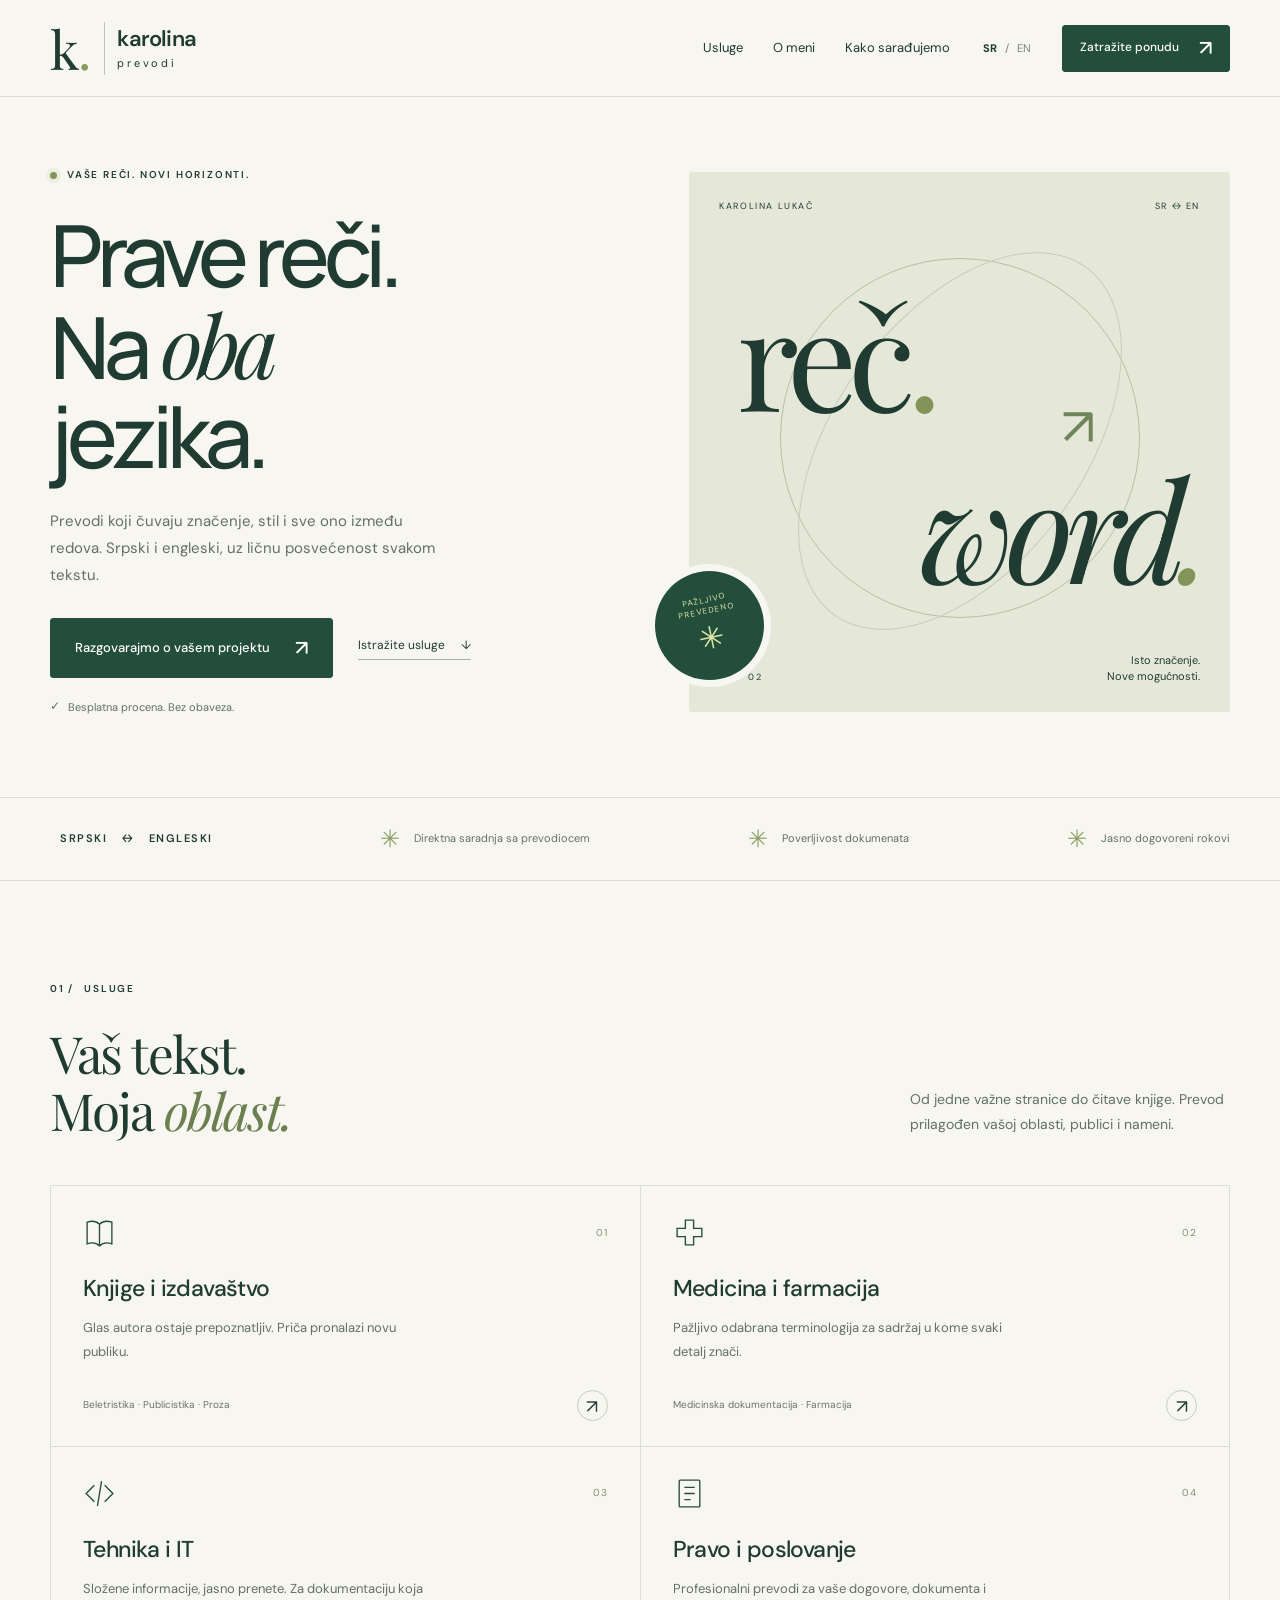
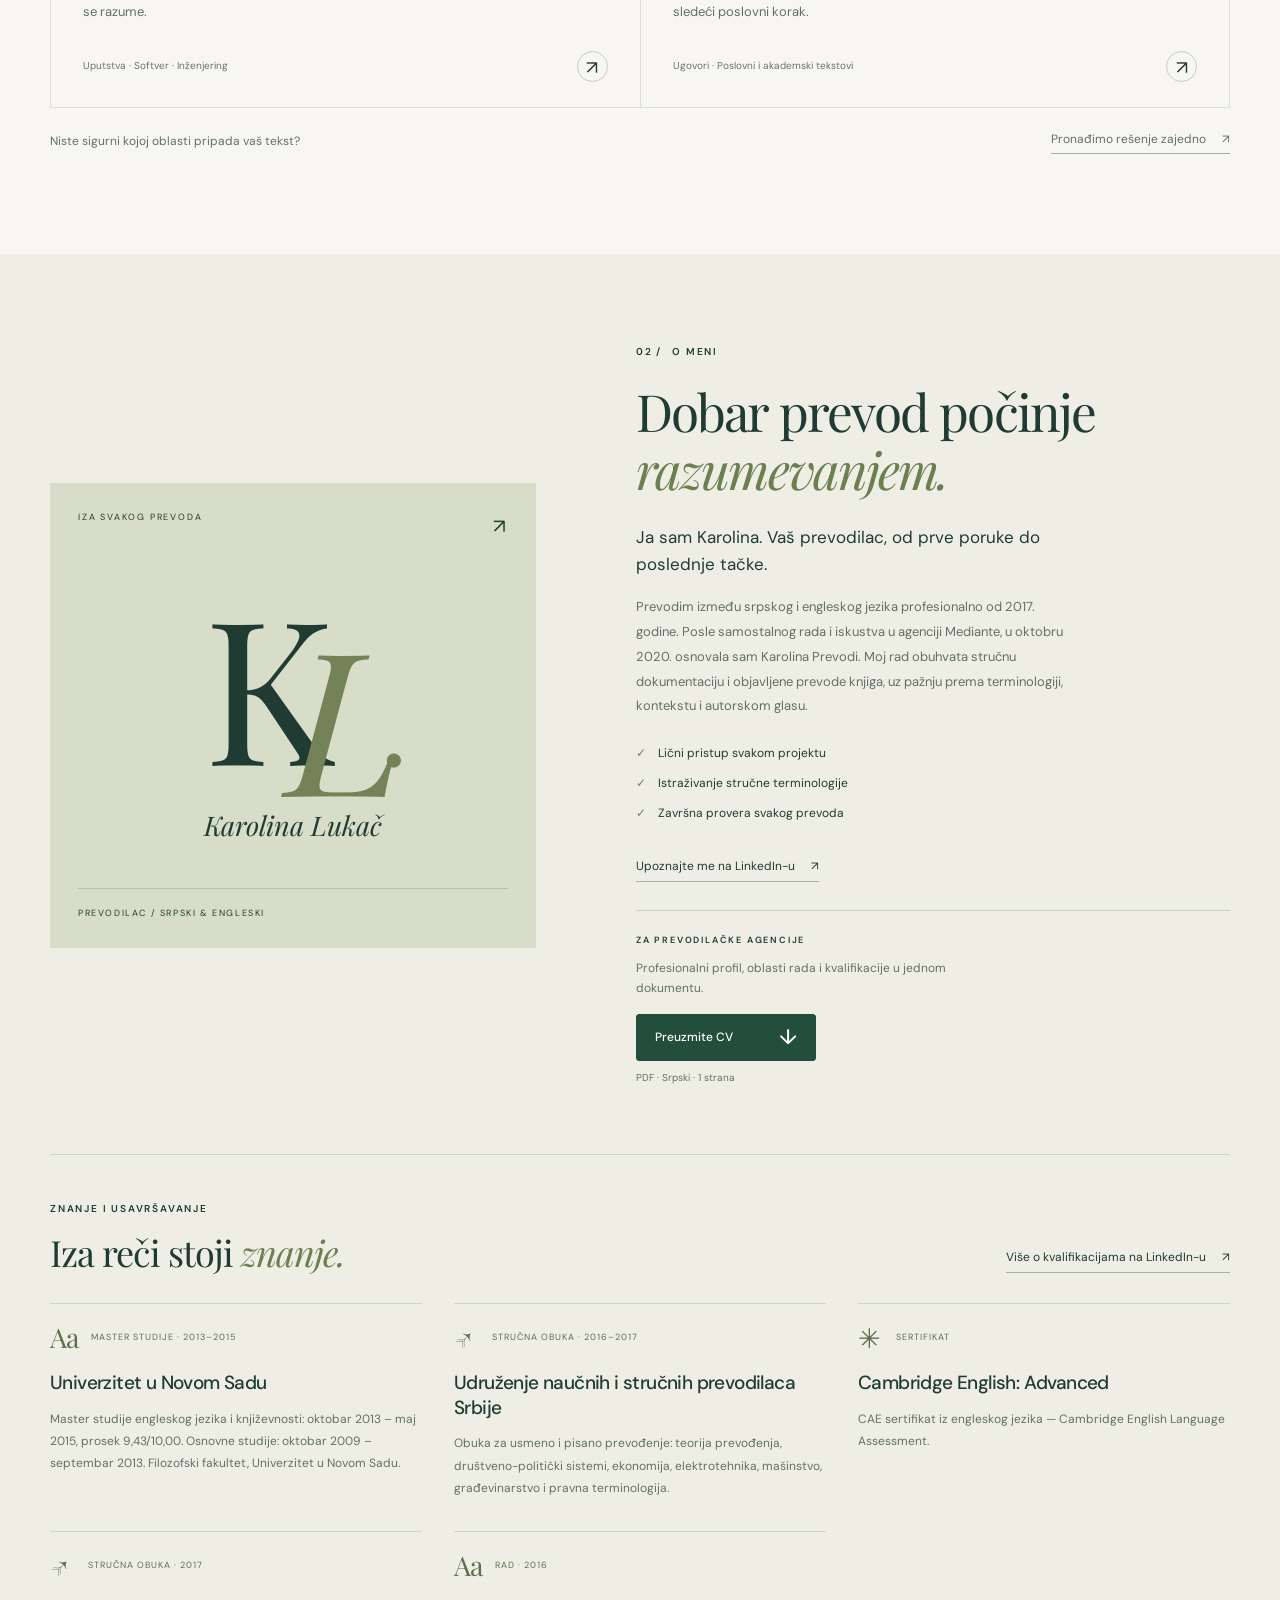
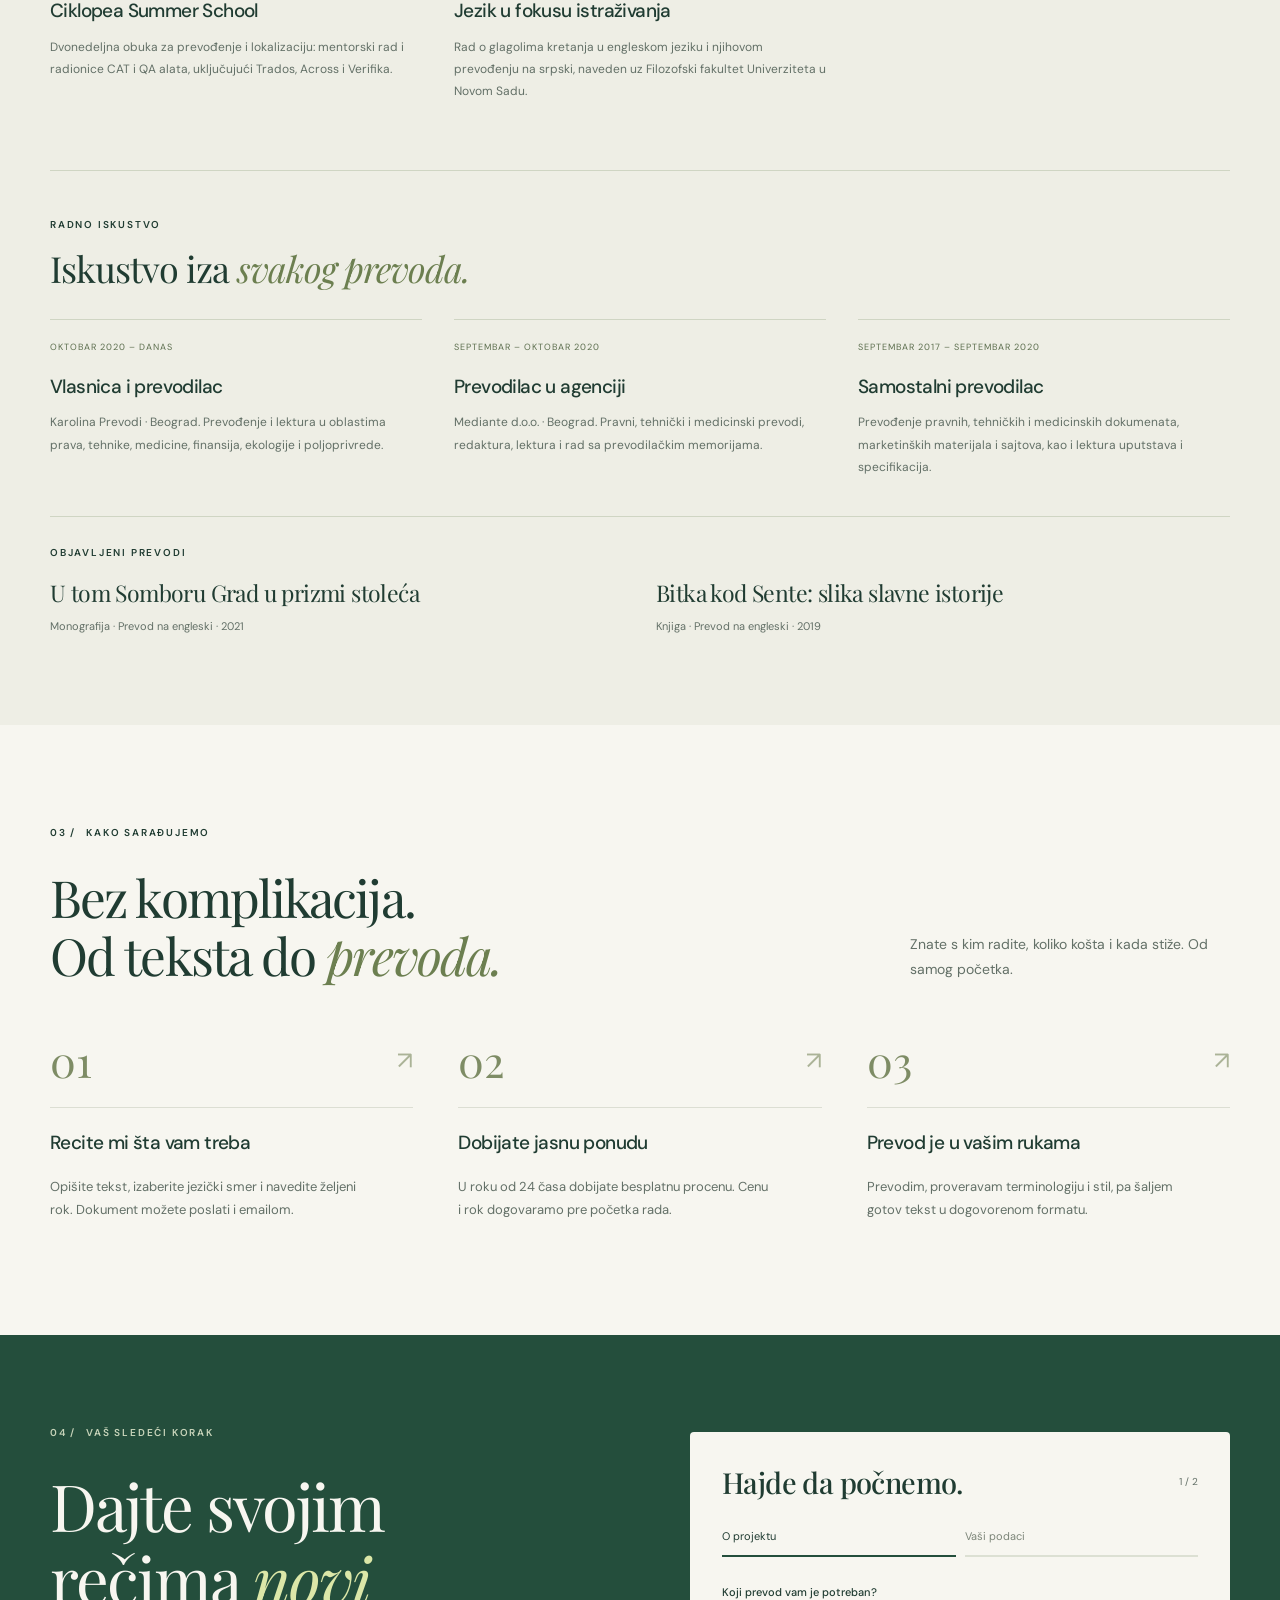
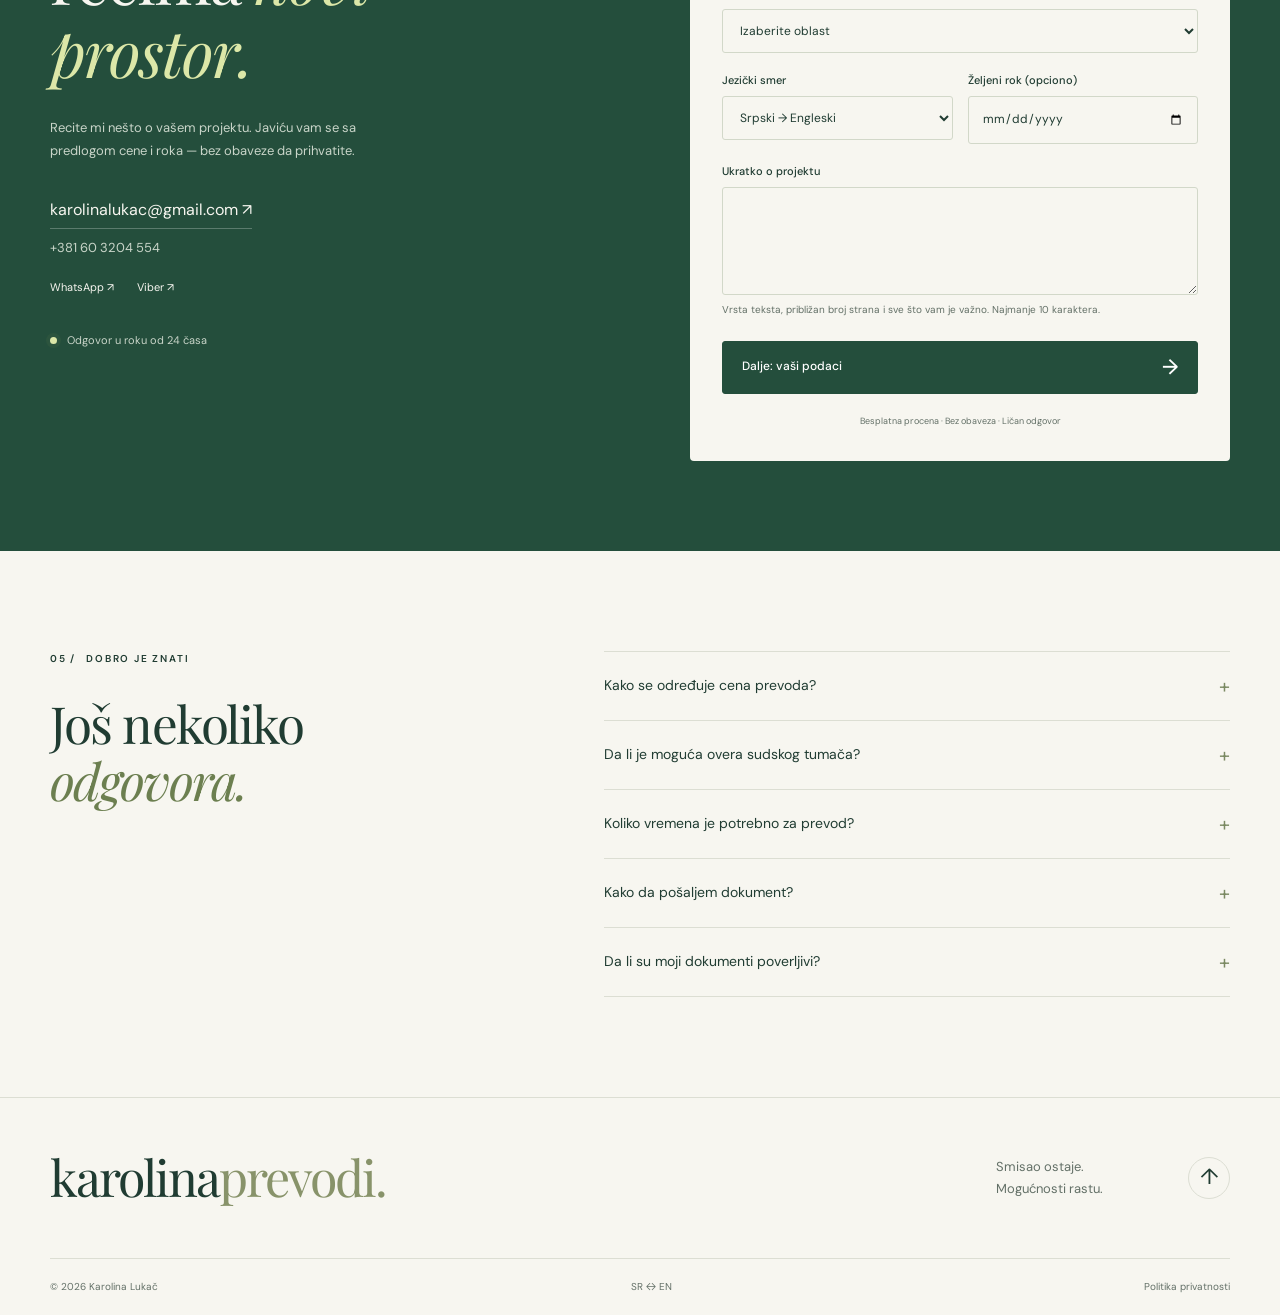
<file: index.html>
<!doctype html>
<html lang="sr">
  <head>
    <meta charset="UTF-8" />
    <meta name="viewport" content="width=device-width, initial-scale=1.0" />
    <title>
      Karolina Lukač — Prevodilac za srpski i engleski | Karolina Prevodi
    </title>
    <meta
      name="description"
      content="Profesionalni prevodi srpski-engleski: knjige, medicinska dokumentacija, tehnička uputstva i pravni dokumenti. Besplatna procena u roku od 24 časa."
    />
    <meta name="author" content="Karolina Lukač" />
    <link rel="canonical" href="https://mzs1207.github.io/karolina-prevodi/" />

    <!-- Open Graph Meta Tags -->
    <meta
      property="og:title"
      content="Karolina Lukač — Prevodilac za srpski i engleski"
    />
    <meta
      property="og:description"
      content="Profesionalni prevodi srpski-engleski: knjige, medicina, tehnika i pravo. Besplatna procena u roku od 24 časa."
    />
    <meta property="og:type" content="website" />
    <meta
      property="og:url"
      content="https://mzs1207.github.io/karolina-prevodi/"
    />
    <meta
      property="og:image"
      content="https://mzs1207.github.io/karolina-prevodi/og-image.png"
    />
    <meta property="og:locale" content="sr_RS" />
    <meta property="og:locale:alternate" content="en_US" />

    <!-- Structured Data -->
    <script type="application/ld+json">
      {
        "@context": "https://schema.org",
        "@type": "ProfessionalService",
        "name": "Karolina Prevodi",
        "founder": {
          "@type": "Person",
          "name": "Karolina Lukač",
          "jobTitle": "Translator"
        },
        "description": "Profesionalne prevodilačke usluge za srpski i engleski jezik: knjige, medicinska dokumentacija, tehnička uputstva i pravni dokumenti.",
        "url": "https://mzs1207.github.io/karolina-prevodi/",
        "email": "karolinalukac@gmail.com",
        "telephone": "+381603204554",
        "areaServed": "RS",
        "knowsLanguage": ["sr", "en"],
        "sameAs": ["https://www.linkedin.com/in/karolina-luka%C4%8D-402ba5130/"]
      }
    </script>

    <link rel="preconnect" href="https://fonts.googleapis.com" />
    <link rel="preconnect" href="https://fonts.gstatic.com" crossorigin />
    <link
      href="https://fonts.googleapis.com/css2?family=DM+Sans:wght@400;500;600;700&family=Manrope:wght@400;500;600;700;800&family=Playfair+Display:ital,wght@0,400;0,500;1,400;1,500&display=swap"
      rel="stylesheet"
    />
    <link rel="stylesheet" href="styles.css" />
    <link rel="icon" type="image/svg+xml" href="favicon.svg" />
    <script src="translations.js" defer></script>
    <script src="script.js" defer></script>
  </head>
  <body>
    <a data-i18n="skip" class="skip-link" href="#main">Pređi na sadržaj</a>
    <header class="header">
      <nav class="container nav" aria-label="Main">
        <a class="brand" href="#home" aria-label="Karolina Prevodi"
          ><span class="brand-mark">k<span>.</span></span
          ><span
            >karolina<span class="brand-sub"
              ><span data-i18n="brand">prevodi</span></span
            ></span
          ></a
        >
        <div class="nav-menu" id="nav-menu">
          <a data-i18n="nav-services" href="#services" class="nav-link"
            >Usluge</a
          ><a data-i18n="nav-about" href="#about" class="nav-link">O meni</a
          ><a data-i18n="nav-process" href="#process" class="nav-link"
            >Kako sarađujemo</a
          >
        </div>
        <div class="nav-actions">
          <div class="languages" aria-label="Language">
            <button type="button" data-lang="sr" aria-pressed="true">SR</button
            ><span>/</span
            ><button type="button" data-lang="en" aria-pressed="false">
              EN
            </button>
          </div>
          <a href="#contact" class="button button-small nav-cta"
            ><span data-i18n="quote">Zatražite ponudu</span
            ><span aria-hidden="true">↗</span></a
          ><button
            class="menu-toggle"
            aria-controls="nav-menu"
            aria-expanded="false"
            aria-label="Menu"
          >
            <span></span><span></span>
          </button>
        </div>
      </nav>
    </header>
    <main id="main">
      <section class="hero container" id="home">
        <div class="hero-copy">
          <div class="eyebrow">
            <span class="status-dot"></span
            ><span data-i18n="hero-eyebrow">VAŠE REČI. NOVI HORIZONTI.</span>
          </div>
          <h1 data-i18n="hero-title">
            Prave reči.<br />
            Na <em>oba</em><br />
            jezika.
          </h1>
          <p data-i18n="hero-description" class="hero-description">
            Prevodi koji čuvaju značenje, stil i sve ono između redova. Srpski i
            engleski, uz ličnu posvećenost svakom tekstu.
          </p>
          <div class="hero-actions">
            <a class="button" href="#contact"
              ><span data-i18n="start">Razgovarajmo o vašem projektu</span
              ><span aria-hidden="true">↗</span></a
            ><a class="text-link" href="#services"
              ><span data-i18n="explore">Istražite usluge</span>
              <span aria-hidden="true">↓</span></a
            >
          </div>
          <div class="hero-note">
            <span class="small-check">✓</span
            ><span data-i18n="free">Besplatna procena. Bez obaveza.</span>
          </div>
        </div>
        <div class="hero-art" aria-hidden="true">
          <div class="art-top">
            <span>KAROLINA LUKAČ</span><span>SR ↔ EN</span>
          </div>
          <div class="orbit orbit-one"></div>
          <div class="orbit orbit-two"></div>
          <div class="art-type type-sr">reč<span>.</span></div>
          <div class="art-type type-en">word<span>.</span></div>
          <div class="art-connector">↗</div>
          <div class="art-caption">
            <span>01 — 02</span
            ><span
              ><span data-i18n="art-caption"
                >Isto značenje.<br />
                Nove mogućnosti.</span
              ></span
            >
          </div>
          <div class="art-seal">
            <span data-i18n="seal"
              >PAŽLJIVO<br />
              PREVEDENO</span
            ><span>✳</span>
          </div>
        </div>
      </section>
      <div class="trust-strip">
        <div class="container trust-inner">
          <span class="language-pair"
            ><span data-i18n="pair">SRPSKI <span>↔</span> ENGLESKI</span></span
          ><span class="trust-item"
            ><span aria-hidden="true">✳</span
            ><span data-i18n="trust1"
              >Direktna saradnja sa prevodiocem</span
            ></span
          ><span class="trust-item"
            ><span aria-hidden="true">✳</span
            ><span data-i18n="trust2">Poverljivost dokumenata</span></span
          ><span class="trust-item"
            ><span aria-hidden="true">✳</span
            ><span data-i18n="trust3">Jasno dogovoreni rokovi</span></span
          >
        </div>
      </div>
      <section class="section container" id="services">
        <div class="section-heading">
          <div>
            <p class="eyebrow">
              01 / <span data-i18n="services-label">USLUGE</span>
            </p>
            <h2 data-i18n="services-title">
              Vaš tekst.<br />
              Moja <em>oblast.</em>
            </h2>
          </div>
          <p data-i18n="services-intro" class="section-intro">
            Od jedne važne stranice do čitave knjige. Prevod prilagođen vašoj
            oblasti, publici i nameni.
          </p>
        </div>
        <div class="services-grid">
          <a class="service-card" href="#contact" data-service="books"
            ><div class="card-top">
              <svg
                viewBox="0 0 32 32"
                fill="none"
                stroke="currentColor"
                stroke-width="1.3"
                aria-hidden="true"
              >
                <path
                  d="M4 6c6-2 10 0 12 2 2-2 6-4 12-2v21c-6-2-10 0-12 2-2-2-6-4-12-2zM16 8v21"
                /></svg
              ><span>01</span>
            </div>
            <h3 data-i18n="books-title">Knjige i izdavaštvo</h3>
            <p data-i18n="books-desc">
              Glas autora ostaje prepoznatljiv. Priča pronalazi novu publiku.
            </p>
            <div class="card-bottom">
              <span data-i18n="books-tags"
                >Beletristika · Publicistika · Proza</span
              ><span class="circle-arrow" aria-hidden="true">↗</span>
            </div></a
          ><a class="service-card" href="#contact" data-service="medical"
            ><div class="card-top">
              <svg
                viewBox="0 0 32 32"
                fill="none"
                stroke="currentColor"
                stroke-width="1.3"
                aria-hidden="true"
              >
                <path d="M12 4h8v8h8v8h-8v8h-8v-8H4v-8h8z" /></svg
              ><span>02</span>
            </div>
            <h3 data-i18n="medical-title">Medicina i farmacija</h3>
            <p data-i18n="medical-desc">
              Pažljivo odabrana terminologija za sadržaj u kome svaki detalj
              znači.
            </p>
            <div class="card-bottom">
              <span data-i18n="medical-tags"
                >Medicinska dokumentacija · Farmacija</span
              ><span class="circle-arrow" aria-hidden="true">↗</span>
            </div></a
          ><a class="service-card" href="#contact" data-service="technical"
            ><div class="card-top">
              <svg
                viewBox="0 0 32 32"
                fill="none"
                stroke="currentColor"
                stroke-width="1.3"
                aria-hidden="true"
              >
                <path d="m11 8-8 8 8 8m10-16 8 8-8 8M18 4l-4 24" /></svg
              ><span>03</span>
            </div>
            <h3 data-i18n="technical-title">Tehnika i IT</h3>
            <p data-i18n="technical-desc">
              Složene informacije, jasno prenete. Za dokumentaciju koja se
              razume.
            </p>
            <div class="card-bottom">
              <span data-i18n="technical-tags"
                >Uputstva · Softver · Inženjering</span
              ><span class="circle-arrow" aria-hidden="true">↗</span>
            </div></a
          ><a class="service-card" href="#contact" data-service="business"
            ><div class="card-top">
              <svg
                viewBox="0 0 32 32"
                fill="none"
                stroke="currentColor"
                stroke-width="1.3"
                aria-hidden="true"
              >
                <rect x="6" y="3" width="20" height="26" rx="1" />
                <path d="M11 10h10M11 16h10M11 22h6" /></svg
              ><span>04</span>
            </div>
            <h3 data-i18n="business-title">Pravo i poslovanje</h3>
            <p data-i18n="business-desc">
              Profesionalni prevodi za vaše dogovore, dokumenta i sledeći
              poslovni korak.
            </p>
            <div class="card-bottom">
              <span data-i18n="business-tags"
                >Ugovori · Poslovni i akademski tekstovi</span
              ><span class="circle-arrow" aria-hidden="true">↗</span>
            </div></a
          >
        </div>
        <div class="service-foot">
          <p data-i18n="other">
            Niste sigurni kojoj oblasti pripada vaš tekst?
          </p>
          <a href="#contact" class="text-link"
            ><span data-i18n="find">Pronađimo rešenje zajedno</span
            ><span aria-hidden="true">↗</span></a
          >
        </div>
      </section>
      <section class="about-section" id="about">
        <div class="container about-grid">
          <div class="about-art">
            <div class="about-art-top">
              <span data-i18n="behind">IZA SVAKOG PREVODA</span><span>↗</span>
            </div>
            <div class="monogram">K<span>L</span><i>.</i></div>
            <div class="signature">Karolina Lukač</div>
            <div class="about-art-bottom">
              <span data-i18n="translator">PREVODILAC / SRPSKI & ENGLESKI</span>
            </div>
          </div>
          <div class="about-copy">
            <p class="eyebrow">
              02 / <span data-i18n="about-label">O MENI</span>
            </p>
            <h2 data-i18n="about-title">
              Dobar prevod počinje<br />
              <em>razumevanjem.</em>
            </h2>
            <p data-i18n="about-lead" class="about-lead">
              Ja sam Karolina. Vaš prevodilac, od prve poruke do poslednje
              tačke.
            </p>
            <p data-i18n="about-body">
              Prevodim između srpskog i engleskog jezika profesionalno od 2017.
              godine. Posle samostalnog rada i iskustva u agenciji Mediante, u
              oktobru 2020. osnovala sam Karolina Prevodi. Moj rad obuhvata
              stručnu dokumentaciju i objavljene prevode knjiga, uz pažnju prema
              terminologiji, kontekstu i autorskom glasu.
            </p>
            <div class="about-values">
              <div>
                <span>✓</span
                ><span data-i18n="v1">Lični pristup svakom projektu</span>
              </div>
              <div>
                <span>✓</span
                ><span data-i18n="v2">Istraživanje stručne terminologije</span>
              </div>
              <div>
                <span>✓</span
                ><span data-i18n="v3">Završna provera svakog prevoda</span>
              </div>
            </div>
            <a
              class="text-link"
              href="https://www.linkedin.com/in/karolina-luka%C4%8D-402ba5130/"
              target="_blank"
              rel="noopener noreferrer"
              ><span data-i18n="linkedin">Upoznajte me na LinkedIn-u</span
              ><span aria-hidden="true">↗</span></a
            >
            <div class="cv-download-card">
              <p class="eyebrow" data-i18n="cv-label">
                ZA PREVODILAČKE AGENCIJE
              </p>
              <p data-i18n="cv-description">
                Profesionalni profil, oblasti rada i kvalifikacije u jednom
                dokumentu.
              </p>
              <a
                class="button"
                id="cv-download"
                href="output/pdf/Karolina-Lukac-Translator-CV-SR.pdf"
                download="Karolina-Lukac-Translator-CV-SR.pdf"
                aria-describedby="cv-format"
                ><span data-i18n="cv-download">Preuzmite CV</span
                ><span aria-hidden="true">↓</span></a
              ><small id="cv-format" data-i18n="cv-format"
                >PDF · Srpski · 1 strana</small
              >
            </div>
          </div>
        </div>
        <div class="container credentials">
          <div class="credentials-heading">
            <div>
              <p data-i18n="credentials-label" class="eyebrow">
                ZNANJE I USAVRŠAVANJE
              </p>
              <h2 data-i18n="credentials-title">
                Iza reči stoji <em>znanje.</em>
              </h2>
            </div>
            <a
              class="text-link"
              href="https://www.linkedin.com/in/karolina-luka%C4%8D-402ba5130/"
              target="_blank"
              rel="noopener noreferrer"
              ><span data-i18n="credentials-source"
                >Više o kvalifikacijama na LinkedIn-u</span
              ><span aria-hidden="true">↗</span></a
            >
          </div>
          <div class="credentials-grid">
            <article class="credential">
              <div class="credential-top">
                <span class="credential-symbol" aria-hidden="true">Aa</span
                ><span data-i18n="credential-degree-type"
                  >MASTER STUDIJE · 2013–2015</span
                >
              </div>
              <h3 data-i18n="credential-degree-title">
                Univerzitet u Novom Sadu
              </h3>
              <p data-i18n="credential-degree-desc">
                Master studije engleskog jezika i književnosti: oktobar 2013 –
                maj 2015, prosek 9,43/10,00. Osnovne studije: oktobar 2009 –
                septembar 2013. Filozofski fakultet, Univerzitet u Novom Sadu.
              </p>
            </article>
            <article class="credential">
              <div class="credential-top">
                <span class="credential-symbol" aria-hidden="true">↗</span
                ><span data-i18n="credential-association-type"
                  >STRUČNA OBUKA · 2016–2017</span
                >
              </div>
              <h3 data-i18n="credential-association-title">
                Udruženje naučnih i stručnih prevodilaca Srbije
              </h3>
              <p data-i18n="credential-association-desc">
                Obuka za usmeno i pisano prevođenje: teorija prevođenja,
                društveno-politički sistemi, ekonomija, elektrotehnika,
                mašinstvo, građevinarstvo i pravna terminologija.
              </p>
            </article>
            <article class="credential">
              <div class="credential-top">
                <span class="credential-symbol" aria-hidden="true">✳</span
                ><span data-i18n="credential-cae-type">SERTIFIKAT</span>
              </div>
              <h3 data-i18n="credential-cae-title">
                Cambridge English: Advanced
              </h3>
              <p data-i18n="credential-cae-desc">
                CAE sertifikat iz engleskog jezika — Cambridge English Language
                Assessment.
              </p>
            </article>
            <article class="credential">
              <div class="credential-top">
                <span class="credential-symbol" aria-hidden="true">↗</span
                ><span data-i18n="credential-school-type"
                  >STRUČNA OBUKA · 2017</span
                >
              </div>
              <h3 data-i18n="credential-school-title">
                Ciklopea Summer School
              </h3>
              <p data-i18n="credential-school-desc">
                Dvonedeljna obuka za prevođenje i lokalizaciju: mentorski rad i
                radionice CAT i QA alata, uključujući Trados, Across i Verifika.
              </p>
            </article>
            <article class="credential">
              <div class="credential-top">
                <span class="credential-symbol" aria-hidden="true">Aa</span
                ><span data-i18n="credential-paper-type">RAD · 2016</span>
              </div>
              <h3 data-i18n="credential-paper-title">
                Jezik u fokusu istraživanja
              </h3>
              <p data-i18n="credential-paper-desc">
                Rad o glagolima kretanja u engleskom jeziku i njihovom
                prevođenju na srpski, naveden uz Filozofski fakultet
                Univerziteta u Novom Sadu.
              </p>
            </article>
          </div>
        </div>
        <div class="container credentials work-history">
          <div class="credentials-heading">
            <div>
              <p data-i18n="work-label" class="eyebrow">RADNO ISKUSTVO</p>
              <h2 data-i18n="work-title">
                Iskustvo iza <em>svakog prevoda.</em>
              </h2>
            </div>
          </div>
          <div class="credentials-grid">
            <article class="credential">
              <div data-i18n="work-owner-date" class="credential-top">
                OKTOBAR 2020 – DANAS
              </div>
              <h3 data-i18n="work-owner-title">Vlasnica i prevodilac</h3>
              <p data-i18n="work-owner-desc">
                Karolina Prevodi · Beograd. Prevođenje i lektura u oblastima
                prava, tehnike, medicine, finansija, ekologije i poljoprivrede.
              </p>
            </article>
            <article class="credential">
              <div data-i18n="work-agency-date" class="credential-top">
                SEPTEMBAR – OKTOBAR 2020
              </div>
              <h3 data-i18n="work-agency-title">Prevodilac u agenciji</h3>
              <p data-i18n="work-agency-desc">
                Mediante d.o.o. · Beograd. Pravni, tehnički i medicinski
                prevodi, redaktura, lektura i rad sa prevodilačkim memorijama.
              </p>
            </article>
            <article class="credential">
              <div data-i18n="work-freelance-date" class="credential-top">
                SEPTEMBAR 2017 – SEPTEMBAR 2020
              </div>
              <h3 data-i18n="work-freelance-title">Samostalni prevodilac</h3>
              <p data-i18n="work-freelance-desc">
                Prevođenje pravnih, tehničkih i medicinskih dokumenata,
                marketinških materijala i sajtova, kao i lektura uputstava i
                specifikacija.
              </p>
            </article>
          </div>
          <div class="published-work">
            <p data-i18n="publications-label" class="eyebrow">
              OBJAVLJENI PREVODI
            </p>
            <div class="publication-grid">
              <article>
                <h3>U tom Somboru Grad u prizmi stoleća</h3>
                <p data-i18n="publication-sombor">
                  Monografija · Prevod na engleski · 2021
                </p>
              </article>
              <article>
                <h3>Bitka kod Sente: slika slavne istorije</h3>
                <p data-i18n="publication-senta">
                  Knjiga · Prevod na engleski · 2019
                </p>
              </article>
            </div>
          </div>
        </div>
      </section>
      <section class="section container" id="process">
        <div class="section-heading">
          <div>
            <p class="eyebrow">
              03 / <span data-i18n="process-label">KAKO SARAĐUJEMO</span>
            </p>
            <h2 data-i18n="process-title">
              Bez komplikacija.<br />
              Od teksta do <em>prevoda.</em>
            </h2>
          </div>
          <p data-i18n="process-intro" class="section-intro">
            Znate s kim radite, koliko košta i kada stiže. Od samog početka.
          </p>
        </div>
        <div class="steps">
          <article class="step">
            <div class="step-number">01<span aria-hidden="true">↗</span></div>
            <h3 data-i18n="step01">Recite mi šta vam treba</h3>
            <p data-i18n="step-desc01">
              Opišite tekst, izaberite jezički smer i navedite željeni rok.
              Dokument možete poslati i emailom.
            </p>
          </article>
          <article class="step">
            <div class="step-number">02<span aria-hidden="true">↗</span></div>
            <h3 data-i18n="step02">Dobijate jasnu ponudu</h3>
            <p data-i18n="step-desc02">
              U roku od 24 časa dobijate besplatnu procenu. Cenu i rok
              dogovaramo pre početka rada.
            </p>
          </article>
          <article class="step">
            <div class="step-number">03<span aria-hidden="true">↗</span></div>
            <h3 data-i18n="step03">Prevod je u vašim rukama</h3>
            <p data-i18n="step-desc03">
              Prevodim, proveravam terminologiju i stil, pa šaljem gotov tekst u
              dogovorenom formatu.
            </p>
          </article>
        </div>
      </section>
      <section class="contact-section" id="contact">
        <div class="container contact-grid">
          <div class="contact-copy">
            <p class="eyebrow">
              04 / <span data-i18n="contact-label">VAŠ SLEDEĆI KORAK</span>
            </p>
            <h2 data-i18n="contact-title">
              Dajte svojim<br />
              rečima
              <em
                >novi<br />
                prostor.</em
              >
            </h2>
            <p data-i18n="contact-desc">
              Recite mi nešto o vašem projektu. Javiću vam se sa predlogom cene
              i roka — bez obaveze da prihvatite.
            </p>
            <div class="contact-direct">
              <a href="mailto:karolinalukac@gmail.com"
                >karolinalukac@gmail.com ↗</a
              ><a href="tel:+381603204554">+381 60 3204 554</a>
              <div class="chat-links">
                <a
                  href="https://wa.me/381603204554"
                  target="_blank"
                  rel="noopener noreferrer"
                  >WhatsApp ↗</a
                ><a href="viber://chat?number=%2B381603204554">Viber ↗</a>
              </div>
            </div>
            <p class="contact-note">
              <span class="status-dot"></span
              ><span data-i18n="reply">Odgovor u roku od 24 časa</span>
            </p>
          </div>
          <div class="form-panel">
            <div class="form-heading">
              <h3 data-i18n="form-title">Hajde da počnemo.</h3>
              <span id="step-count">1 / 2</span>
            </div>
            <div class="form-progress">
              <span class="is-current" id="progress-one"
                ><span data-i18n="project">O projektu</span></span
              ><span id="progress-two"
                ><span data-i18n="details">Vaši podaci</span></span
              >
            </div>
            <noscript
              ><p>
                Za ponudu pišite na / For a quote, email
                <a href="mailto:karolinalukac@gmail.com"
                  >karolinalukac@gmail.com</a
                >.
              </p>
              <style>
                #contactForm,
                .form-progress {
                  display: none;
                }
              </style></noscript
            >
            <form
              id="contactForm"
              action="https://formspree.io/f/xpqoegvn"
              method="POST"
            >
              <input
                type="hidden"
                name="_subject"
                value="Novi upit za prevod — Karolina Prevodi"
              />
              <div class="honeypot" aria-hidden="true">
                <label
                  >Leave empty<input
                    name="_gotcha"
                    tabindex="-1"
                    autocomplete="off"
                /></label>
              </div>
              <fieldset id="form-step-one">
                <legend class="sr-only">
                  <span data-i18n="project-legend">Podaci o projektu</span>
                </legend>
                <label for="service"
                  ><span data-i18n="service-label"
                    >Koji prevod vam je potreban?</span
                  ></label
                ><select id="service" name="service" required>
                  <option value="">
                    <span data-i18n="choose">Izaberite oblast</span>
                  </option>
                  <option data-i18n="opt-books" value="books">
                    Knjige i izdavaštvo
                  </option>
                  <option data-i18n="opt-medical" value="medical">
                    Medicina i farmacija
                  </option>
                  <option data-i18n="opt-technical" value="technical">
                    Tehnika i IT
                  </option>
                  <option data-i18n="opt-business" value="business">
                    Pravo i poslovanje
                  </option>
                  <option data-i18n="opt-other" value="other">
                    Nešto drugo / nisam siguran/a
                  </option>
                </select>
                <div class="form-row">
                  <div>
                    <label for="direction"
                      ><span data-i18n="direction">Jezički smer</span></label
                    ><select id="direction" name="direction">
                      <option value="sr-en">
                        <span data-i18n="sr-en">Srpski → Engleski</span>
                      </option>
                      <option value="en-sr">
                        <span data-i18n="en-sr">Engleski → Srpski</span>
                      </option>
                    </select>
                  </div>
                  <div>
                    <label for="deadline"
                      ><span data-i18n="deadline"
                        >Željeni rok (opciono)</span
                      ></label
                    ><input id="deadline" name="deadline" type="date" />
                  </div>
                </div>
                <label for="message"
                  ><span data-i18n="message">Ukratko o projektu</span></label
                ><textarea
                  id="message"
                  name="message"
                  rows="3"
                  required
                  minlength="10"
                  maxlength="10000"
                  aria-describedby="message-help"
                ></textarea
                ><small data-i18n="message-help" id="message-help"
                  >Vrsta teksta, približan broj strana i sve što vam je važno.
                  Najmanje 10 karaktera.</small
                ><button type="button" class="button form-next" id="next-step">
                  <span data-i18n="continue">Dalje: vaši podaci</span
                  ><span aria-hidden="true">→</span>
                </button>
              </fieldset>
              <fieldset id="form-step-two" hidden>
                <legend class="sr-only">
                  <span data-i18n="details-legend">Kontakt podaci</span>
                </legend>
                <div class="request-summary" id="request-summary"></div>
                <label for="name"><span data-i18n="name">Vaše ime</span></label
                ><input
                  type="text"
                  id="name"
                  name="name"
                  autocomplete="name"
                  required
                  minlength="2"
                  maxlength="120"
                /><label for="email">Email</label
                ><input
                  type="email"
                  id="email"
                  name="email"
                  autocomplete="email"
                  required
                  maxlength="254"
                />
                <p class="file-note">
                  <span data-i18n="file-note"
                    >Imate dokument? Pošaljite ga direktno na</span
                  >
                  <a href="mailto:karolinalukac@gmail.com"
                    >karolinalukac@gmail.com</a
                  >.
                </p>
                <label class="consent"
                  ><input type="checkbox" name="consent" required /><span
                    ><span data-i18n="consent"
                      >Saglasan/na sam da se moji podaci koriste za odgovor na
                      ovaj upit.</span
                    >
                    <a href="privacy.html" target="_blank" rel="noopener"
                      ><span data-i18n="privacy">Privatnost</span> ↗</a
                    ></span
                  ></label
                ><button type="submit" class="button" id="submit-button">
                  <span data-i18n="send">Pošaljite upit</span
                  ><span aria-hidden="true">↗</span></button
                ><button type="button" class="back-button" id="previous-step">
                  ← <span data-i18n="back">Nazad na projekat</span>
                </button>
              </fieldset>
              <div
                id="form-status"
                role="status"
                aria-live="polite"
                tabindex="-1"
                hidden
              ></div>
            </form>
            <p class="form-footnote">
              <span data-i18n="form-footnote"
                >Besplatna procena · Bez obaveza · Ličan odgovor</span
              >
            </p>
          </div>
        </div>
      </section>
      <section class="section container faq-section" id="faq">
        <div>
          <p class="eyebrow">
            05 / <span data-i18n="faq-label">DOBRO JE ZNATI</span>
          </p>
          <h2 data-i18n="faq-title">
            Još nekoliko<br />
            <em>odgovora.</em>
          </h2>
        </div>
        <div class="faq-list">
          <details>
            <summary>
              <span data-i18n="faq-q0">Kako se određuje cena prevoda?</span
              ><span class="faq-plus" aria-hidden="true">+</span>
            </summary>
            <p data-i18n="faq-a0">
              Cena zavisi od obima, oblasti i roka. Obračun je po prevodilačkoj
              strani (1.800 karaktera sa razmacima). Pre početka rada dobijate
              jasnu, neobavezujuću ponudu.
            </p>
          </details>
          <details>
            <summary>
              <span data-i18n="faq-q1"
                >Da li je moguća overa sudskog tumača?</span
              ><span class="faq-plus" aria-hidden="true">+</span>
            </summary>
            <p data-i18n="faq-a1">
              Ako vam je potrebna overa sudskog tumača, naglasite to u upitu
              kako bismo razmotrili odgovarajuće rešenje. Usluga prevoda sama po
              sebi ne uključuje overu.
            </p>
          </details>
          <details>
            <summary>
              <span data-i18n="faq-q2"
                >Koliko vremena je potrebno za prevod?</span
              ><span class="faq-plus" aria-hidden="true">+</span>
            </summary>
            <p data-i18n="faq-a2">
              Rok zavisi od obima i složenosti teksta. Navedite željeni datum u
              upitu; tačan rok dogovaramo uz ponudu, pre početka rada.
            </p>
          </details>
          <details>
            <summary>
              <span data-i18n="faq-q3">Kako da pošaljem dokument?</span
              ><span class="faq-plus" aria-hidden="true">+</span>
            </summary>
            <p data-i18n="faq-a3">
              Popunite upit sa opisom projekta ili pošaljite dokument na
              karolinalukac@gmail.com. Word, PDF i tekstualni fajlovi olakšavaju
              procenu obima.
            </p>
          </details>
          <details>
            <summary>
              <span data-i18n="faq-q4">Da li su moji dokumenti poverljivi?</span
              ><span class="faq-plus" aria-hidden="true">+</span>
            </summary>
            <p data-i18n="faq-a4">
              Dokumente tretiram poverljivo i koristim za dogovorenu uslugu. Ako
              vam je potreban ugovor o poverljivosti (NDA), možemo ga dogovoriti
              pre razmene materijala.
            </p>
          </details>
        </div>
      </section>
    </main>
    <footer>
      <div class="container">
        <div class="footer-top">
          <a class="footer-wordmark" href="#home"
            >karolina<span>prevodi.</span></a
          >
          <p data-i18n="footer-tag">
            Smisao ostaje.<br />
            Mogućnosti rastu.
          </p>
          <a class="footer-up" href="#home" aria-label="Back to top">↑</a>
        </div>
        <div class="footer-bottom">
          <span>© <span id="year">2026</span> Karolina Lukač</span
          ><span>SR ↔ EN</span
          ><a href="privacy.html"
            ><span data-i18n="privacy-long">Politika privatnosti</span></a
          >
        </div>
      </div>
    </footer>
  </body>
</html>
</file>
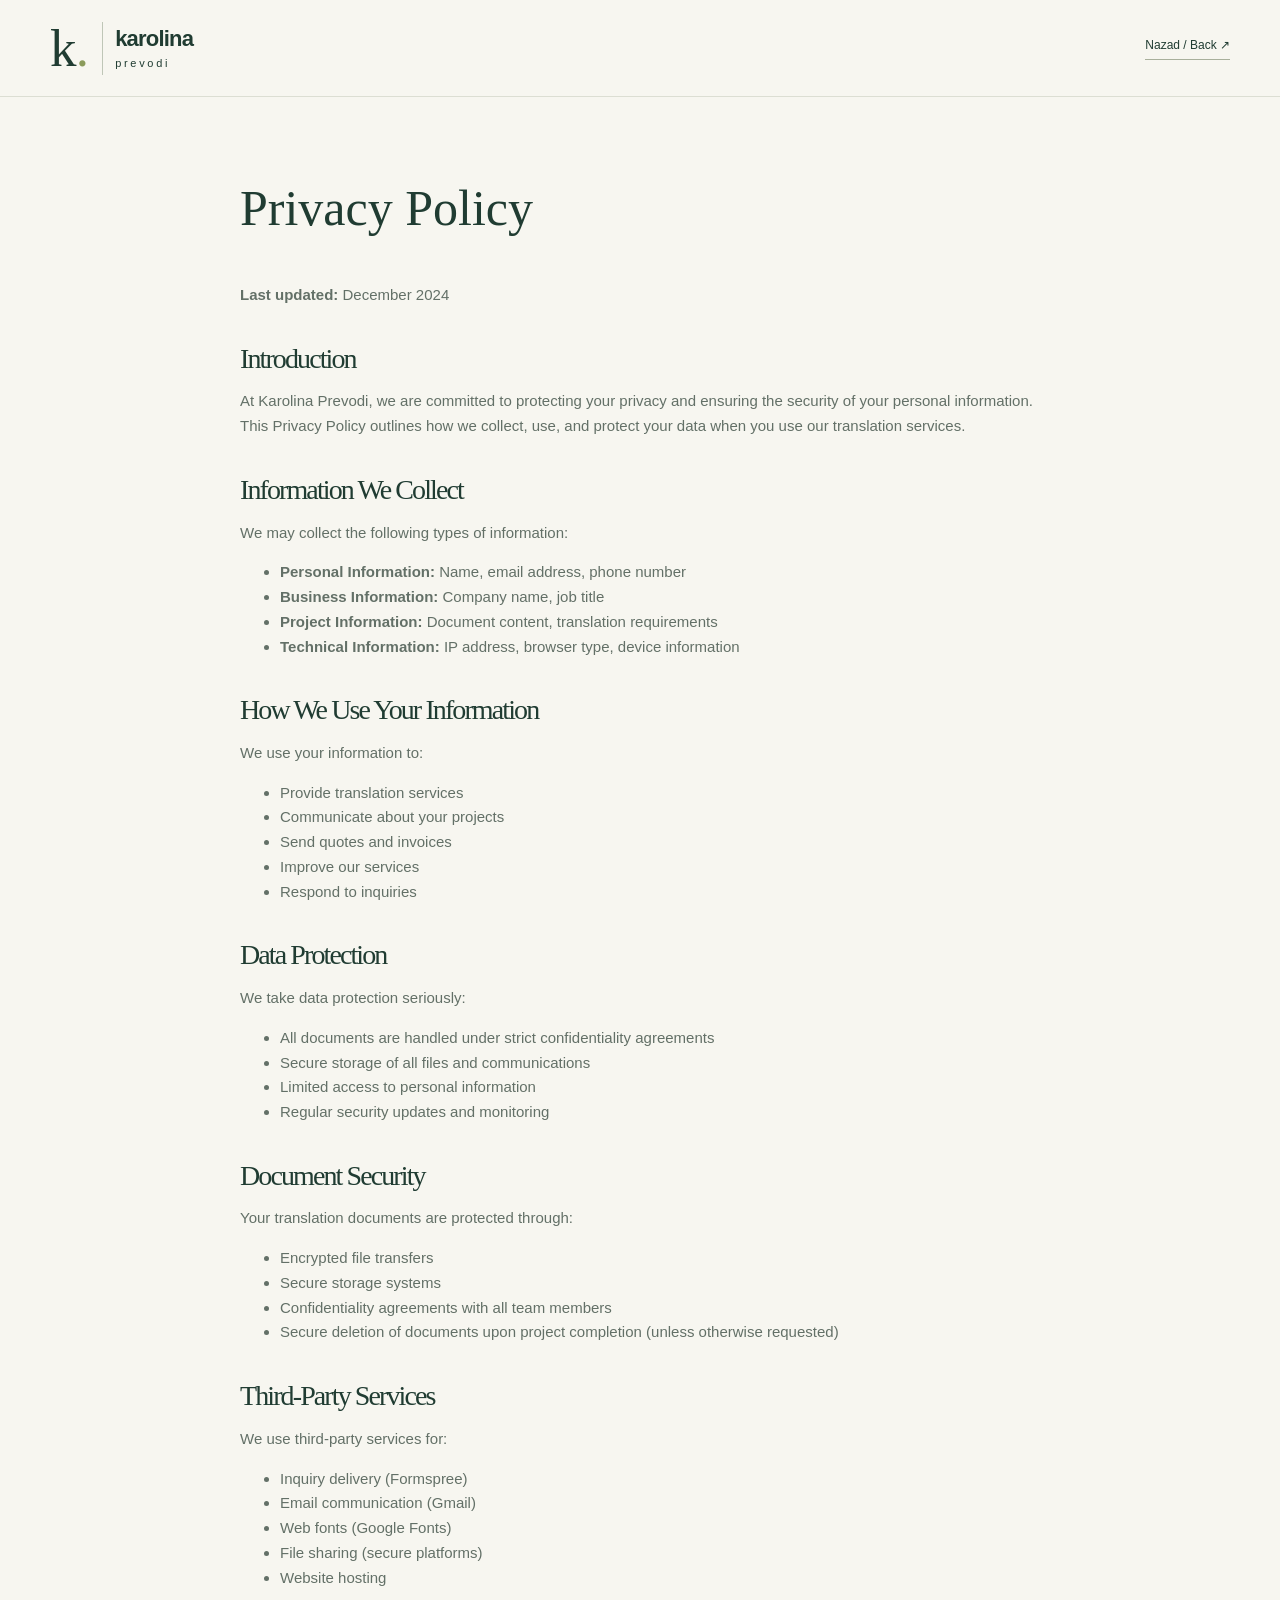
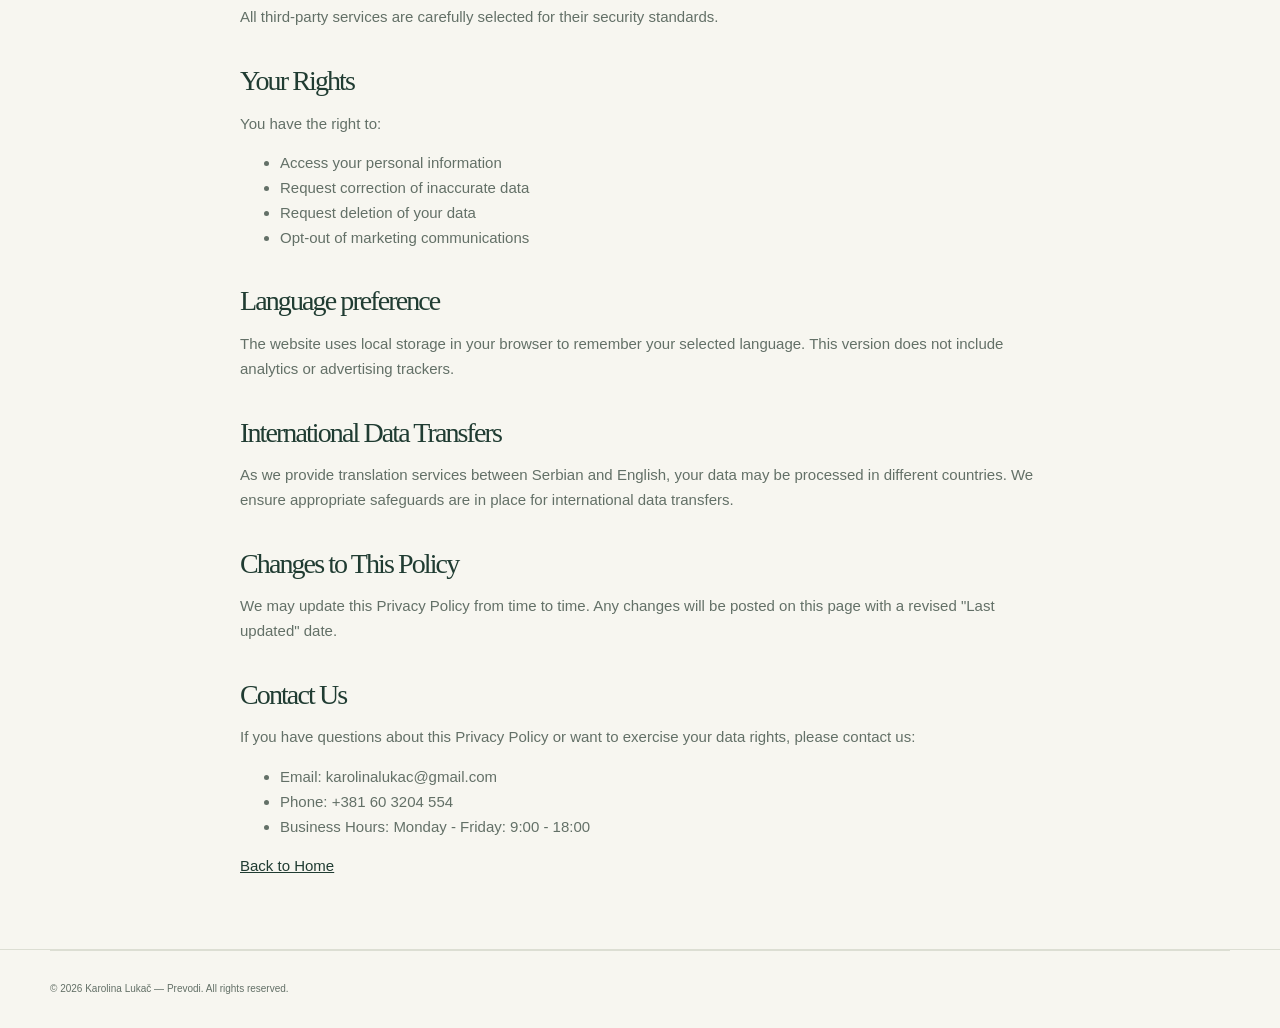
<file: privacy.html>
<!doctype html>
<html lang="en">
  <head>
    <meta charset="UTF-8" />
    <meta name="viewport" content="width=device-width, initial-scale=1.0" />
    <title>Privacy Policy - Karolina Prevodi</title>
    <meta
      name="description"
      content="Privacy Policy for Karolina Prevodi translation services"
    />
    <link
      rel="canonical"
      href="https://mzs1207.github.io/karolina-prevodi/privacy.html"
    />
    <link rel="stylesheet" href="styles.css" />
    <link
      rel="stylesheet"
      href="https://cdnjs.cloudflare.com/ajax/libs/font-awesome/6.4.0/css/all.min.css"
    />
    <link rel="icon" type="image/svg+xml" href="favicon.svg" />
    <script src="script.js" defer></script>
  </head>
  <body>
    <header class="header">
      <nav class="container nav" aria-label="Main">
        <a class="brand" href="index.html"
          ><span class="brand-mark">k<span>.</span></span
          ><span>karolina<span class="brand-sub">prevodi</span></span></a
        ><a class="text-link" href="index.html">Nazad / Back ↗</a>
      </nav>
    </header>
    <!-- Main Content -->
    <main class="privacy-page">
      <div>
        <div class="privacy-content">
          <h1>Privacy Policy</h1>
          <p><strong>Last updated:</strong> December 2024</p>

          <h2>Introduction</h2>
          <p>
            At Karolina Prevodi, we are committed to protecting your privacy and
            ensuring the security of your personal information. This Privacy
            Policy outlines how we collect, use, and protect your data when you
            use our translation services.
          </p>

          <h2>Information We Collect</h2>
          <p>We may collect the following types of information:</p>
          <ul>
            <li>
              <strong>Personal Information:</strong> Name, email address, phone
              number
            </li>
            <li>
              <strong>Business Information:</strong> Company name, job title
            </li>
            <li>
              <strong>Project Information:</strong> Document content,
              translation requirements
            </li>
            <li>
              <strong>Technical Information:</strong> IP address, browser type,
              device information
            </li>
          </ul>

          <h2>How We Use Your Information</h2>
          <p>We use your information to:</p>
          <ul>
            <li>Provide translation services</li>
            <li>Communicate about your projects</li>
            <li>Send quotes and invoices</li>
            <li>Improve our services</li>
            <li>Respond to inquiries</li>
          </ul>

          <h2>Data Protection</h2>
          <p>We take data protection seriously:</p>
          <ul>
            <li>
              All documents are handled under strict confidentiality agreements
            </li>
            <li>Secure storage of all files and communications</li>
            <li>Limited access to personal information</li>
            <li>Regular security updates and monitoring</li>
          </ul>

          <h2>Document Security</h2>
          <p>Your translation documents are protected through:</p>
          <ul>
            <li>Encrypted file transfers</li>
            <li>Secure storage systems</li>
            <li>Confidentiality agreements with all team members</li>
            <li>
              Secure deletion of documents upon project completion (unless
              otherwise requested)
            </li>
          </ul>

          <h2>Third-Party Services</h2>
          <p>We use third-party services for:</p>
          <ul>
            <li>Inquiry delivery (Formspree)</li>
            <li>Email communication (Gmail)</li>
            <li>Web fonts (Google Fonts)</li>
            <li>File sharing (secure platforms)</li>
            <li>Website hosting</li>
          </ul>
          <p>
            All third-party services are carefully selected for their security
            standards.
          </p>

          <h2>Your Rights</h2>
          <p>You have the right to:</p>
          <ul>
            <li>Access your personal information</li>
            <li>Request correction of inaccurate data</li>
            <li>Request deletion of your data</li>
            <li>Opt-out of marketing communications</li>
          </ul>

          <h2>Language preference</h2>
          <p>
            The website uses local storage in your browser to remember your
            selected language. This version does not include analytics or
            advertising trackers.
          </p>
          <h2>International Data Transfers</h2>
          <p>
            As we provide translation services between Serbian and English, your
            data may be processed in different countries. We ensure appropriate
            safeguards are in place for international data transfers.
          </p>

          <h2>Changes to This Policy</h2>
          <p>
            We may update this Privacy Policy from time to time. Any changes
            will be posted on this page with a revised "Last updated" date.
          </p>

          <h2>Contact Us</h2>
          <p>
            If you have questions about this Privacy Policy or want to exercise
            your data rights, please contact us:
          </p>
          <ul>
            <li>Email: karolinalukac@gmail.com</li>
            <li>Phone: +381 60 3204 554</li>
            <li>Business Hours: Monday - Friday: 9:00 - 18:00</li>
          </ul>

          <div class="back-to-home">
            <a href="index.html" class="btn btn-primary">Back to Home</a>
          </div>
        </div>
      </div>
    </main>

    <!-- Footer -->
    <footer class="footer">
      <div class="container">
        <div class="footer-bottom">
          <p>&copy; 2026 Karolina Lukač — Prevodi. All rights reserved.</p>
        </div>
      </div>
    </footer>
  </body>
</html>
</file>
<file: styles.css>
:root {
  --paper: #f7f6f0;
  --ink: #203c32;
  --muted: #637067;
  --green: #244e3c;
  --lime: #dce7a8;
  --line: #dcded3;
  --serif: "Playfair Display", Georgia, serif;
  --sans: "DM Sans", Arial, sans-serif;
}
* {
  box-sizing: border-box;
}
html {
  scroll-behavior: smooth;
  scroll-padding-top: 100px;
}
body {
  margin: 0;
  background: var(--paper);
  color: var(--ink);
  font: 15px/1.65 var(--sans);
  -webkit-font-smoothing: antialiased;
}
a {
  color: inherit;
  text-decoration: none;
}
button,
input,
select,
textarea {
  font: inherit;
}
button,
a,
input,
select,
textarea,
summary {
  -webkit-tap-highlight-color: transparent;
}
button,
a,
summary {
  touch-action: manipulation;
}
button {
  cursor: pointer;
}
button:disabled {
  cursor: wait;
  opacity: 0.65;
}
a:focus-visible,
button:focus-visible,
summary:focus-visible {
  outline: 3px solid #819843;
  outline-offset: 5px;
}
input:focus,
select:focus,
textarea:focus {
  outline: 2px solid #80924f;
  outline-offset: 2px;
}
::selection {
  background: var(--lime);
  color: var(--ink);
}
.container {
  width: min(1240px, calc(100% - 100px));
  margin-inline: auto;
}
.header {
  position: sticky;
  top: 0;
  z-index: 20;
  background: rgba(247, 246, 240, 0.96);
  backdrop-filter: blur(14px);
  border-bottom: 1px solid var(--line);
}
.nav {
  height: 96px;
  display: flex;
  align-items: center;
  justify-content: space-between;
  gap: 30px;
}
.brand {
  display: flex;
  align-items: center;
  gap: 12px;
  font-size: 22px;
  font-weight: 600;
  line-height: 1.1;
  letter-spacing: -0.8px;
}
.brand-mark {
  font-family: var(--serif);
  font-size: 53px;
  line-height: 1;
  border-right: 1px solid #bfc6b7;
  padding-right: 14px;
  font-weight: 400;
}
.brand-mark span {
  color: #8b9b5b;
}
.brand-sub {
  display: block;
  font-size: 11px;
  font-weight: 400;
  letter-spacing: 2.7px;
  margin-top: 5px;
}
.nav-menu {
  display: flex;
  gap: 30px;
  margin-left: auto;
}
.nav-link {
  font-size: 13px;
  transition: color 0.2s;
}
.nav-link:hover {
  color: #849344;
}
.nav-actions {
  display: flex;
  align-items: center;
  gap: 28px;
}
.languages {
  display: flex;
  align-items: center;
  gap: 5px;
  font-size: 11px;
  color: #788176;
}
.languages button {
  border: 0;
  background: none;
  color: inherit;
  padding: 8px 3px;
  font-size: 11px;
}
.languages button[aria-pressed="true"] {
  color: var(--ink);
  font-weight: 700;
}
.button {
  display: inline-flex;
  align-items: center;
  justify-content: space-between;
  gap: 25px;
  background: var(--green);
  color: #fff;
  padding: 18px 24px;
  font-size: 13px;
  font-weight: 500;
  border: 1px solid var(--green);
  border-radius: 3px;
  transition:
    background 0.2s,
    transform 0.2s;
}
.button:hover {
  background: #163727;
  transform: translateY(-2px);
}
.button > span[aria-hidden] {
  font-size: 21px;
  line-height: 1;
}
.button-small {
  font-size: 12px;
  padding: 12px 17px;
  gap: 20px;
}
.menu-toggle {
  display: none;
}
.hero {
  display: grid;
  grid-template-columns: 1.08fr 1fr;
  gap: 55px;
  align-items: center;
  padding-block: 70px 80px;
}
.eyebrow {
  display: flex;
  align-items: center;
  gap: 10px;
  font-size: 10px;
  font-weight: 600;
  letter-spacing: 1.8px;
  margin: 0 0 28px;
  line-height: 1.6;
}
.status-dot {
  width: 7px;
  height: 7px;
  flex-shrink: 0;
  background: #829457;
  border-radius: 50%;
  box-shadow: 0 0 0 4px #82945716;
}
.hero h1 {
  font-family: "Manrope", var(--sans);
  font-weight: 500;
  font-size: clamp(66px, 6.7vw, 98px);
  line-height: 1.035;
  letter-spacing: -6px;
  margin: 0 0 28px;
}
.hero h1 em {
  font-family: var(--serif);
  font-weight: 400;
  letter-spacing: -6px;
}
.hero-description {
  max-width: 405px;
  font-size: 15px;
  color: var(--muted);
  line-height: 1.8;
  margin: 0 0 29px;
}
.hero-actions {
  display: flex;
  gap: 25px;
  align-items: center;
  flex-wrap: wrap;
}
.text-link {
  display: inline-flex;
  align-items: center;
  gap: 16px;
  font-size: 12px;
  border-bottom: 1px solid #a9b09c;
  padding-bottom: 4px;
}
.text-link:hover {
  border-color: var(--ink);
}
.hero-note {
  display: flex;
  align-items: center;
  gap: 8px;
  font-size: 11px;
  color: var(--muted);
  margin-top: 19px;
}
.small-check {
  font-size: 12px;
}
.hero-art {
  height: 540px;
  background: #e5e8d8;
  position: relative;
  isolation: isolate;
  overflow: visible;
  border-radius: 3px;
}
.art-top,
.art-caption {
  position: absolute;
  left: 30px;
  right: 30px;
  display: flex;
  justify-content: space-between;
  font-size: 9px;
  letter-spacing: 1.6px;
}
.art-top {
  top: 27px;
}
.art-caption {
  bottom: 27px;
  align-items: end;
}
.art-caption > span:last-child {
  text-align: right;
  font-size: 11px;
  letter-spacing: 0;
  line-height: 1.5;
}
.orbit {
  position: absolute;
  border: 1px solid #b6c0a0;
  border-radius: 50%;
  width: 360px;
  height: 360px;
  top: 86px;
  left: 50%;
  transform: translateX(-50%);
  z-index: -1;
}
.orbit-two {
  width: 250px;
  height: 430px;
  top: 54px;
  transform: translateX(-50%) rotate(36deg);
  border-color: #c5cdba;
}
.art-type {
  position: absolute;
  font-family: var(--serif);
  font-weight: 400;
  font-size: 139px;
  line-height: 1;
  letter-spacing: -9px;
}
.type-sr {
  left: 48px;
  top: 113px;
}
.type-en {
  right: 27px;
  bottom: 116px;
  font-style: italic;
}
.type-sr span {
  color: #829457;
}
.type-en span {
  color: #829457;
}
.art-connector {
  position: absolute;
  font-size: 53px;
  left: 69%;
  top: 211px;
  font-weight: 400;
  color: #71855c;
}
.art-seal {
  position: absolute;
  width: 109px;
  height: 109px;
  bottom: 32px;
  left: -34px;
  border-radius: 50%;
  background: var(--green);
  color: var(--lime);
  display: flex;
  flex-direction: column;
  align-items: center;
  justify-content: center;
  text-align: center;
  font-size: 8px;
  letter-spacing: 1.2px;
  line-height: 1.4;
  transform: rotate(-12deg);
  box-shadow: 0 0 0 7px var(--paper);
}
.art-seal > span:last-child {
  font-size: 31px;
  line-height: 1.2;
  margin-top: 4px;
}
.trust-strip {
  border-top: 1px solid var(--line);
  border-bottom: 1px solid var(--line);
}
.trust-inner {
  min-height: 82px;
  display: flex;
  justify-content: space-between;
  align-items: center;
  gap: 18px;
}
.language-pair {
  font-size: 11px;
  font-weight: 600;
  letter-spacing: 1.5px;
}
.language-pair span {
  padding-inline: 10px;
}
.trust-item {
  display: flex;
  gap: 14px;
  align-items: center;
  font-size: 11px;
  color: var(--muted);
}
.trust-item > span:first-child {
  font-size: 24px;
  color: #8e9d65;
}
.section {
  padding-block: 100px;
}
.section-heading {
  display: flex;
  justify-content: space-between;
  align-items: end;
  gap: 40px;
  margin-bottom: 45px;
}
h2 {
  font-family: var(--serif);
  font-size: clamp(38px, 4vw, 55px);
  font-weight: 400;
  line-height: 1.13;
  letter-spacing: -1.9px;
  margin: 0;
}
h2 em {
  font-weight: 400;
  color: #6c7f50;
}
.section-intro {
  color: var(--muted);
  max-width: 320px;
  margin: 0 0 3px;
  font-size: 14px;
  line-height: 1.8;
}
.services-grid {
  display: grid;
  grid-template-columns: repeat(2, 1fr);
  border-top: 1px solid var(--line);
  border-left: 1px solid var(--line);
}
.service-card {
  padding: 30px 32px 25px;
  border-right: 1px solid var(--line);
  border-bottom: 1px solid var(--line);
  transition: background 0.25s;
}
.service-card:hover {
  background: #eef0e5;
}
.card-top {
  display: flex;
  justify-content: space-between;
  align-items: center;
  color: #84906c;
  font-size: 10px;
  letter-spacing: 1px;
}
.card-top svg {
  height: 33px;
  width: 33px;
  color: var(--green);
}
h3 {
  font-weight: 500;
  font-size: 23px;
  letter-spacing: -0.6px;
  line-height: 1.3;
}
.service-card h3 {
  margin: 25px 0 12px;
}
.service-card p {
  font-size: 13px;
  color: var(--muted);
  max-width: 355px;
  line-height: 1.8;
  margin: 0 0 27px;
}
.card-bottom {
  display: flex;
  justify-content: space-between;
  align-items: center;
  gap: 15px;
  font-size: 10px;
  color: #6a7568;
}
.circle-arrow {
  display: grid;
  place-items: center;
  border: 1px solid #c7ceba;
  border-radius: 50%;
  height: 31px;
  width: 31px;
  flex-shrink: 0;
  color: var(--ink);
  font-size: 19px;
  transition:
    background 0.2s,
    transform 0.2s;
}
.service-card:hover .circle-arrow {
  background: var(--green);
  color: white;
  transform: rotate(45deg);
}
.service-foot {
  display: flex;
  justify-content: space-between;
  gap: 20px;
  align-items: center;
  margin-top: 22px;
  font-size: 12px;
  color: var(--muted);
}
.service-foot p {
  margin: 0;
}
.about-section {
  background: #eeeee5;
  padding-block: 90px;
}
.about-grid {
  display: grid;
  grid-template-columns: 0.9fr 1.1fr;
  gap: 100px;
  align-items: center;
}
.about-art {
  position: relative;
  background: #d8ddc9;
  min-height: 465px;
  padding: 27px 28px;
  display: flex;
  flex-direction: column;
  justify-content: space-between;
  overflow: hidden;
}
.about-art-top {
  display: flex;
  justify-content: space-between;
  letter-spacing: 1.8px;
  font-size: 9px;
}
.about-art-top > span:last-child {
  font-size: 20px;
}
.monogram {
  font-family: var(--serif);
  font-size: 200px;
  line-height: 1;
  letter-spacing: -25px;
  align-self: center;
  position: relative;
  font-weight: 400;
}
.monogram > span {
  font-style: italic;
  color: #738357;
  margin-left: -22px;
  position: relative;
  top: 31px;
}
.monogram i {
  font-style: normal;
  font-size: 110px;
  color: #738357;
}
.signature {
  text-align: center;
  font-family: var(--serif);
  font-style: italic;
  font-size: 27px;
  margin-top: -20px;
}
.about-art-bottom {
  font-size: 9px;
  letter-spacing: 1.6px;
  border-top: 1px solid #b7c0a4;
  padding-top: 17px;
}
.about-copy .eyebrow {
  margin-bottom: 23px;
}
.about-copy > p:not(.eyebrow) {
  color: var(--muted);
  font-size: 13px;
  max-width: 440px;
  line-height: 1.9;
}
.about-copy .about-lead {
  font-size: 17px !important;
  line-height: 1.6 !important;
  color: var(--ink) !important;
  margin-top: 25px;
}
.about-values {
  margin: 25px 0 30px;
  font-size: 12px;
}
.about-values > div {
  display: flex;
  gap: 12px;
  margin-top: 10px;
}
.about-values > div > span:first-child {
  color: #71874d;
}
.steps {
  display: grid;
  grid-template-columns: repeat(3, 1fr);
  gap: 45px;
}
.step-number {
  display: flex;
  justify-content: space-between;
  font-family: var(--serif);
  font-size: 43px;
  line-height: 1.4;
  color: #7e8c65;
  border-bottom: 1px solid var(--line);
  padding-bottom: 17px;
  margin-bottom: 23px;
}
.step-number span {
  font-family: var(--sans);
  font-size: 25px;
  align-self: center;
  color: #abb397;
}
.step h3 {
  font-size: 19px;
}
.step p {
  font-size: 13px;
  color: var(--muted);
  line-height: 1.8;
  max-width: 310px;
}
.contact-section {
  padding-block: 90px;
  background: var(--green);
  color: var(--paper);
}
.contact-grid {
  display: grid;
  grid-template-columns: 1fr 1fr;
  gap: 100px;
  align-items: start;
}
.contact-copy .eyebrow {
  color: #c8d4ba;
}
.contact-copy h2 {
  font-size: 65px;
  letter-spacing: -2px;
}
.contact-copy h2 em {
  color: var(--lime);
}
.contact-copy > p:not(.eyebrow) {
  font-size: 13px;
  color: #c9d5c9;
  max-width: 350px;
  line-height: 1.8;
  margin-top: 27px;
}
.contact-direct {
  display: flex;
  flex-direction: column;
  align-items: start;
  gap: 8px;
  font-size: 16px;
  margin-top: 34px;
}
.contact-direct > a:first-child {
  border-bottom: 1px solid #ffffff40;
  padding-bottom: 5px;
}
.contact-direct > a:nth-child(2) {
  font-size: 13px;
  color: #c9d5c9;
}
.chat-links {
  display: flex;
  gap: 23px;
  font-size: 11px;
  margin-top: 11px;
}
.chat-links a:hover {
  text-decoration: underline;
}
.contact-copy .contact-note {
  display: flex;
  align-items: center;
  gap: 10px;
  font-size: 11px !important;
  margin-top: 35px !important;
}
.contact-note .status-dot {
  background: var(--lime);
}
.form-panel {
  background: var(--paper);
  color: var(--ink);
  border-radius: 4px;
  padding: 32px;
  margin-top: 7px;
}
.form-heading {
  display: flex;
  justify-content: space-between;
  align-items: center;
  gap: 15px;
}
.form-heading h3 {
  font-family: var(--serif);
  font-size: 29px;
  margin: 0;
}
.form-heading > span {
  font-size: 10px;
  color: var(--muted);
}
.form-progress {
  display: grid;
  grid-template-columns: 1fr 1fr;
  gap: 9px;
  margin: 26px 0;
  font-size: 11px;
  color: #7c8578;
}
.form-progress > span {
  padding-bottom: 10px;
  border-bottom: 2px solid #dce0d3;
}
.form-progress .is-current {
  border-color: var(--green);
  color: var(--ink);
}
fieldset {
  border: 0;
  padding: 0;
  margin: 0;
  min-width: 0;
}
label {
  font-size: 11px;
  font-weight: 500;
  display: block;
  margin: 18px 0 7px;
}
fieldset > label:first-of-type {
  margin-top: 0;
}
input,
select,
textarea {
  display: block;
  width: 100%;
  border: 1px solid #d2d8c9;
  border-radius: 3px;
  padding: 12px 13px;
  color: var(--ink);
  background: transparent;
  font-size: 12px;
  min-height: 44px;
}
select {
  padding-right: 25px;
}
textarea {
  resize: vertical;
  min-height: 108px;
}
.form-row {
  display: grid;
  grid-template-columns: 1fr 1fr;
  gap: 15px;
}
small {
  display: block;
  font-size: 10px;
  color: var(--muted);
  line-height: 1.6;
  margin-top: 7px;
}
.form-panel .button {
  width: 100%;
  margin-top: 23px;
  font-size: 12px;
  padding: 15px 19px;
}
.form-footnote {
  font-size: 9px;
  text-align: center;
  color: var(--muted);
  margin: 20px 0 0;
}
.file-note {
  font-size: 11px;
  color: var(--muted);
  line-height: 1.7;
  padding: 13px;
  background: #eaedde;
  border-radius: 3px;
  margin: 20px 0;
}
.file-note a {
  text-decoration: underline;
  overflow-wrap: anywhere;
}
.consent {
  display: flex;
  gap: 9px;
  font-size: 10px;
  line-height: 1.7;
  font-weight: 400;
  align-items: start;
}
.consent input {
  width: 15px;
  min-height: 15px;
  margin: 2px 0 0;
  accent-color: var(--green);
  flex-shrink: 0;
}
.consent a {
  text-decoration: underline;
}
.back-button {
  border: 0;
  background: none;
  color: var(--muted);
  font-size: 11px;
  padding: 14px 0 0;
  display: block;
  margin: auto;
}
.request-summary {
  background: #eaedde;
  padding: 11px 13px;
  font-size: 11px;
  margin-bottom: 20px;
  line-height: 1.7;
}
.request-summary strong {
  font-weight: 500;
}
.honeypot {
  position: absolute;
  left: -9999px;
}
#form-status {
  font-size: 12px;
  padding: 15px;
  background: #e4ead5;
  margin-top: 20px;
  border-left: 3px solid #698346;
  outline: none;
}
#form-status.error {
  background: #f3e7dc;
  border-color: #9c6246;
}
#form-status a {
  text-decoration: underline;
}
.faq-section {
  display: grid;
  grid-template-columns: 1fr 1.35fr;
  gap: 90px;
}
.faq-list details {
  border-bottom: 1px solid var(--line);
}
.faq-list details:first-child {
  border-top: 1px solid var(--line);
}
summary {
  cursor: pointer;
  display: flex;
  list-style: none;
  justify-content: space-between;
  gap: 25px;
  padding: 22px 0;
  font-size: 14px;
}
summary::-webkit-details-marker {
  display: none;
}
.faq-plus {
  font-size: 20px;
  color: #7a8962;
  line-height: 1.2;
}
.faq-list details[open] .faq-plus {
  transform: rotate(45deg);
}
.faq-list details p {
  font-size: 13px;
  line-height: 1.8;
  color: var(--muted);
  margin: 0 25px 24px 0;
}
footer {
  border-top: 1px solid var(--line);
}
.footer-top {
  display: flex;
  justify-content: space-between;
  align-items: center;
  padding: 45px 0;
  gap: 20px;
}
.footer-wordmark {
  font-family: var(--serif);
  font-size: 50px;
  letter-spacing: -2px;
  line-height: 1.05;
}
.footer-wordmark span {
  color: #88936a;
}
.footer-top p {
  font-size: 13px;
  color: var(--muted);
  margin-left: auto;
  margin-right: 65px;
  line-height: 1.7;
}
.footer-up {
  display: grid;
  place-items: center;
  width: 42px;
  height: 42px;
  border: 1px solid var(--line);
  border-radius: 50%;
  font-size: 22px;
}
.footer-bottom {
  border-top: 1px solid var(--line);
  padding: 20px 0;
  display: flex;
  justify-content: space-between;
  gap: 15px;
  color: var(--muted);
  font-size: 10px;
}
.sr-only {
  position: absolute;
  width: 1px;
  height: 1px;
  padding: 0;
  margin: -1px;
  overflow: hidden;
  clip: rect(0, 0, 0, 0);
  white-space: nowrap;
  border: 0;
}
.skip-link {
  position: fixed;
  z-index: 100;
  top: 8px;
  left: 8px;
  padding: 12px;
  background: var(--green);
  color: white;
  transform: translateY(-150%);
}
.skip-link:focus {
  transform: none;
}
[hidden] {
  display: none !important;
}
.privacy-page {
  max-width: 850px;
  margin: 70px auto;
  padding: 0 25px;
}
.privacy-page h1 {
  font-family: var(--serif);
  font-weight: 400;
  font-size: 50px;
}
.privacy-page h2 {
  font-size: 28px;
  margin-top: 35px;
}
.privacy-page p,
.privacy-page li {
  color: var(--muted);
}
.privacy-page a {
  text-decoration: underline;
}
.privacy-page .button {
  margin-top: 20px;
  text-decoration: none;
}
@media (min-width: 1500px) {
  .hero {
    padding-block: 90px 100px;
  }
  .hero-art {
    height: 580px;
  }
  .type-sr {
    top: 128px;
  }
  .type-en {
    bottom: 130px;
  }
  .orbit {
    top: 104px;
  }
  .orbit-two {
    top: 72px;
  }
}
@media (max-width: 1100px) {
  .container {
    width: calc(100% - 64px);
  }
  .nav {
    gap: 20px;
  }
  .nav-menu {
    gap: 20px;
  }
  .nav-actions {
    gap: 17px;
  }
  .hero {
    gap: 35px;
  }
  .hero h1 {
    font-size: 78px;
    letter-spacing: -4px;
  }
  .hero-art {
    height: 495px;
  }
  .art-type {
    font-size: 118px;
  }
  .type-sr {
    left: 28px;
  }
  .type-en {
    right: 20px;
  }
  .orbit {
    width: 310px;
    height: 310px;
    top: 98px;
  }
  .orbit-two {
    width: 220px;
    height: 390px;
    top: 52px;
  }
  .about-grid,
  .contact-grid {
    gap: 55px;
  }
  .trust-item {
    font-size: 10px;
    gap: 8px;
  }
  .trust-inner {
    gap: 12px;
  }
  .about-art {
    min-height: 440px;
  }
  .faq-section {
    gap: 45px;
  }
  .hero-actions {
    gap: 16px;
  }
  .hero-actions .button {
    padding-inline: 18px;
  }
  .section {
    padding-block: 80px;
  }
}
@media (max-width: 800px) {
  .container {
    width: calc(100% - 44px);
  }
  .nav {
    height: 79px;
  }
  .nav-menu {
    gap: 15px;
  }
  .nav-link {
    font-size: 11px;
  }
  .nav-cta {
    display: none;
  }
  .hero {
    gap: 27px;
    padding-block: 48px 55px;
  }
  .hero h1 {
    font-size: 66px;
    letter-spacing: -4px;
  }
  .hero h1 em {
    letter-spacing: -4px;
  }
  .hero-art {
    height: 445px;
  }
  .art-type {
    font-size: 100px;
  }
  .type-sr {
    left: 22px;
    top: 107px;
  }
  .type-en {
    right: 20px;
    bottom: 125px;
  }
  .art-top,
  .art-caption {
    left: 20px;
    right: 20px;
    font-size: 7px;
  }
  .orbit {
    width: 245px;
    height: 290px;
    top: 78px;
  }
  .orbit-two {
    width: 180px;
    height: 350px;
    top: 43px;
  }
  .art-seal {
    width: 89px;
    height: 89px;
    left: -19px;
    bottom: 24px;
    font-size: 7px;
  }
  .hero-description {
    font-size: 13px;
  }
  .eyebrow {
    font-size: 9px;
    letter-spacing: 1.4px;
  }
  .hero-actions .button {
    font-size: 11px;
  }
  .trust-inner {
    display: grid;
    grid-template-columns: 1fr 1fr;
    padding-block: 20px;
    gap: 14px 25px;
  }
  .trust-item {
    font-size: 11px;
  }
  .about-grid {
    gap: 36px;
  }
  .about-art {
    min-height: 400px;
    padding: 22px;
  }
  .monogram {
    font-size: 155px;
    letter-spacing: -23px;
  }
  .signature {
    font-size: 23px;
  }
  .about-art-bottom {
    font-size: 7px;
  }
  .about-copy h2 {
    font-size: 37px;
  }
  .contact-grid {
    gap: 35px;
  }
  .contact-copy h2 {
    font-size: 51px;
  }
  .form-panel {
    padding: 24px;
  }
  .form-row {
    grid-template-columns: 1fr;
    gap: 0;
  }
  .steps {
    gap: 25px;
  }
  .step h3 {
    font-size: 17px;
  }
  .footer-wordmark {
    font-size: 39px;
  }
  .footer-top p {
    margin-right: 20px;
  }
  .section-intro {
    max-width: 265px;
    font-size: 13px;
  }
  .service-card {
    padding: 25px;
  }
  .service-card h3 {
    font-size: 22px;
  }
  .card-bottom {
    font-size: 9px;
  }
  .faq-section {
    gap: 35px;
    grid-template-columns: 0.8fr 1.2fr;
  }
}
@media (max-width: 600px) {
  html {
    scroll-padding-top: 95px;
  }
  .container {
    width: calc(100% - 40px);
  }
  .nav {
    height: 76px;
  }
  .brand {
    font-size: 19px;
    gap: 9px;
  }
  .brand-mark {
    font-size: 44px;
    padding-right: 11px;
  }
  .brand-sub {
    font-size: 9px;
  }
  .nav-actions {
    gap: 18px;
  }
  .menu-toggle {
    display: flex;
    flex-direction: column;
    gap: 6px;
    background: transparent;
    border: 0;
    padding: 10px 0 10px 10px;
    width: 31px;
  }
  .menu-toggle span {
    height: 1px;
    width: 21px;
    background: var(--ink);
    transition: transform 0.2s;
  }
  .menu-toggle[aria-expanded="true"] span:first-child {
    transform: translateY(3.5px) rotate(45deg);
  }
  .menu-toggle[aria-expanded="true"] span:last-child {
    transform: translateY(-3.5px) rotate(-45deg);
  }
  .nav-menu {
    display: none;
    position: absolute;
    top: 76px;
    left: 0;
    right: 0;
    background: var(--paper);
    padding: 15px 22px 22px;
    border-bottom: 1px solid var(--line);
  }
  .nav-menu.is-open {
    display: flex;
    flex-direction: column;
    gap: 0;
  }
  .nav-link {
    font-size: 15px;
    padding: 12px 0;
  }
  .hero {
    grid-template-columns: 1fr;
    gap: 40px;
    padding-block: 40px;
  }
  .hero h1 {
    font-size: 76px;
    letter-spacing: -4.5px;
    line-height: 1.02;
    margin-bottom: 22px;
  }
  .hero h1 br:last-child {
    display: none;
  }
  .hero h1 em {
    margin-right: 10px;
  }
  .hero .eyebrow {
    margin-bottom: 23px;
  }
  .hero-description {
    max-width: 355px;
    font-size: 14px;
    margin-bottom: 25px;
  }
  .hero-actions {
    gap: 19px;
  }
  .hero-actions .button {
    font-size: 12px;
    padding: 16px 18px;
    gap: 20px;
  }
  .hero-actions .text-link {
    font-size: 11px;
  }
  .hero-art {
    height: 350px;
    margin-left: 14px;
  }
  .art-type {
    font-size: 109px;
  }
  .type-sr {
    left: 39px;
    top: 61px;
  }
  .type-en {
    right: 24px;
    bottom: 69px;
  }
  .orbit {
    width: 265px;
    height: 265px;
    top: 37px;
  }
  .orbit-two {
    width: 190px;
    height: 310px;
    top: 16px;
  }
  .art-connector {
    font-size: 40px;
    top: 151px;
    left: 65%;
  }
  .art-seal {
    bottom: 20px;
    left: -15px;
    width: 82px;
    height: 82px;
    box-shadow: 0 0 0 5px var(--paper);
  }
  .art-caption {
    bottom: 18px;
  }
  .art-caption > span:first-child {
    margin-left: 59px;
  }
  .art-top {
    top: 19px;
  }
  .trust-inner {
    gap: 14px 10px;
  }
  .language-pair {
    font-size: 9px;
    letter-spacing: 1px;
  }
  .language-pair span {
    padding-inline: 5px;
  }
  .trust-item {
    font-size: 9px;
    gap: 7px;
  }
  .trust-item > span:first-child {
    font-size: 19px;
  }
  .section {
    padding-block: 60px;
  }
  .section-heading {
    display: block;
    margin-bottom: 30px;
  }
  .section-heading .eyebrow {
    margin-bottom: 19px;
  }
  h2 {
    font-size: 43px;
    letter-spacing: -1.5px;
  }
  .section-intro {
    max-width: 340px;
    margin-top: 21px;
    font-size: 13px;
  }
  .services-grid {
    grid-template-columns: 1fr;
  }
  .service-card {
    padding: 25px;
  }
  .service-card h3 {
    font-size: 24px;
    margin-top: 20px;
  }
  .service-card p {
    margin-bottom: 20px;
    font-size: 13px;
    max-width: 100%;
  }
  .card-bottom {
    font-size: 10px;
  }
  .service-foot {
    display: block;
    font-size: 11px;
  }
  .service-foot .text-link {
    margin-top: 10px;
    font-size: 11px;
  }
  .about-section {
    padding-block: 55px;
  }
  .about-grid {
    display: flex;
    flex-direction: column-reverse;
    gap: 33px;
    align-items: stretch;
  }
  .about-copy h2 {
    font-size: 42px;
  }
  .about-art {
    min-height: 365px;
    max-width: 420px;
    width: 100%;
    margin: auto;
  }
  .monogram {
    font-size: 178px;
  }
  .signature {
    font-size: 25px;
  }
  .about-art-bottom {
    font-size: 8px;
  }
  .steps {
    grid-template-columns: 1fr;
    gap: 22px;
  }
  .step-number {
    font-size: 34px;
    padding-bottom: 8px;
    margin-bottom: 15px;
  }
  .step h3 {
    font-size: 21px;
    margin: 0 0 10px;
  }
  .step p {
    max-width: 100%;
    margin-top: 0;
  }
  .contact-section {
    padding-block: 55px;
  }
  .contact-grid {
    grid-template-columns: 1fr;
    gap: 28px;
  }
  .contact-copy h2 {
    font-size: 58px;
  }
  .contact-copy h2 br:last-child {
    display: none;
  }
  .contact-copy > p:not(.eyebrow) {
    max-width: 340px;
  }
  .contact-direct {
    margin-top: 25px;
  }
  .contact-copy .contact-note {
    margin-top: 24px !important;
  }
  .form-panel {
    padding: 26px 22px;
    margin-top: 0;
  }
  .form-row {
    grid-template-columns: 1fr 1fr;
    gap: 10px;
  }
  .form-heading h3 {
    font-size: 28px;
  }
  .faq-section {
    grid-template-columns: 1fr;
    gap: 30px;
  }
  .faq-section .eyebrow {
    margin-bottom: 20px;
  }
  .faq-section h2 br {
    display: none;
  }
  summary {
    font-size: 13px;
    padding: 21px 0;
  }
  .footer-top {
    flex-wrap: wrap;
    padding: 30px 0;
  }
  .footer-wordmark {
    font-size: 36px;
    flex: 1;
  }
  .footer-top p {
    order: 3;
    flex-basis: 100%;
    margin: 0;
    font-size: 12px;
  }
  .footer-top p br {
    display: none;
  }
  .footer-up {
    width: 36px;
    height: 36px;
  }
  .footer-bottom {
    font-size: 9px;
    gap: 8px;
  }
  .footer-bottom > span:nth-child(2) {
    display: none;
  }
}
@media (max-width: 360px) {
  .hero h1 {
    font-size: 66px;
  }
  .hero-art .art-type {
    font-size: 97px;
  }
  .form-row {
    grid-template-columns: 1fr;
  }
  .trust-item {
    font-size: 8px;
  }
  .footer-wordmark {
    font-size: 31px;
  }
}
@media (prefers-reduced-motion: reduce) {
  html {
    scroll-behavior: auto;
  }
  *,
  *::before,
  *::after {
    transition: none !important;
    animation: none !important;
  }
}

/* Keep long translated headings within narrow viewports. */
.hero-copy,
.hero-art,
.form-panel,
.contact-copy {
  min-width: 0;
}
.hero h1 em {
  margin-left: 0.05em;
}
.form-panel {
  scroll-margin-top: 110px;
}
@media (max-width: 600px) {
  .hero h1 br:last-child {
    display: initial;
  }
  html[lang="en"] .hero h1 {
    font-size: 56px;
    letter-spacing: -3px;
  }
  html[lang="en"] .hero h1 em {
    letter-spacing: -3px;
    margin-right: 0;
  }
  .hero h1 em {
    margin-right: 0;
  }
}
@media (max-width: 360px) {
  html[lang="en"] .hero h1 {
    font-size: 49px;
  }
}

.faq-section > div {
  min-width: 0;
}
@media (max-width: 360px) {
  .orbit-two {
    width: 160px;
    height: 280px;
    top: 32px;
  }
  .contact-copy h2 {
    font-size: 51px;
  }
}

/* Verified professional background, presented as part of the personal profile. */
.credentials {
  margin-top: 68px;
  padding-top: 46px;
  border-top: 1px solid #cfd5c3;
}
.credentials-heading {
  display: flex;
  align-items: end;
  justify-content: space-between;
  gap: 30px;
  margin-bottom: 30px;
}
.credentials-heading .eyebrow {
  margin-bottom: 15px;
}
.credentials-heading h2 {
  font-size: 36px;
  letter-spacing: -1px;
}
.credentials-heading .text-link {
  flex-shrink: 0;
}
.credentials-grid {
  display: grid;
  grid-template-columns: repeat(3, minmax(0, 1fr));
  gap: 32px;
}
.credential {
  border-top: 1px solid #cfd5c3;
  padding-top: 20px;
}
.credential-top {
  display: flex;
  gap: 13px;
  align-items: center;
  color: #5c6e4e;
  font-size: 9px;
  letter-spacing: 1px;
}
.credential-symbol {
  font-family: var(--serif);
  font-size: 27px;
  line-height: 1;
  min-width: 25px;
  letter-spacing: -1px;
}
.credential h3 {
  font-size: 19px;
  margin: 20px 0 12px;
}
.credential p {
  font-size: 12px;
  color: var(--muted);
  line-height: 1.85;
  margin: 0;
}
@media (max-width: 800px) {
  .credentials-heading {
    align-items: start;
    flex-direction: column;
    gap: 20px;
  }
  .credentials-grid {
    gap: 22px;
  }
  .credential-top {
    font-size: 8px;
    letter-spacing: 0.5px;
  }
}
@media (max-width: 600px) {
  .credentials {
    margin-top: 40px;
    padding-top: 32px;
  }
  .credentials-heading h2 {
    font-size: 34px;
  }
  .credentials-grid {
    grid-template-columns: 1fr;
    gap: 25px;
  }
  .credential h3 {
    font-size: 21px;
    margin-top: 15px;
  }
  .credential-top {
    font-size: 9px;
  }
  .credential p {
    font-size: 13px;
  }
}

.cv-download-card {
  margin-top: 28px;
  padding-top: 22px;
  border-top: 1px solid #cbd2bf;
}
.cv-download-card .eyebrow {
  margin-bottom: 10px;
  font-size: 9px;
}
.cv-download-card > p:not(.eyebrow) {
  color: var(--muted);
  font-size: 12px;
  line-height: 1.7;
  max-width: 340px;
  margin: 0 0 16px;
}
.cv-download-card .button {
  padding: 12px 18px;
  font-size: 12px;
  min-width: 180px;
}
.cv-download-card small {
  font-size: 10px;
  margin-top: 9px;
}

.published-work {
  margin-top: 38px;
  padding-top: 28px;
  border-top: 1px solid #cfd5c3;
}
.published-work .eyebrow {
  margin-bottom: 16px;
}
.publication-grid {
  display: grid;
  grid-template-columns: repeat(2, minmax(0, 1fr));
  gap: 32px;
}
.publication-grid h3 {
  font-family: var(--serif);
  font-size: 23px;
  font-weight: 400;
  margin: 0 0 8px;
  line-height: 1.4;
}
.publication-grid p {
  font-size: 11px;
  color: var(--muted);
  margin: 0;
}
@media (max-width: 600px) {
  .publication-grid {
    grid-template-columns: 1fr;
    gap: 24px;
  }
}
</file>
